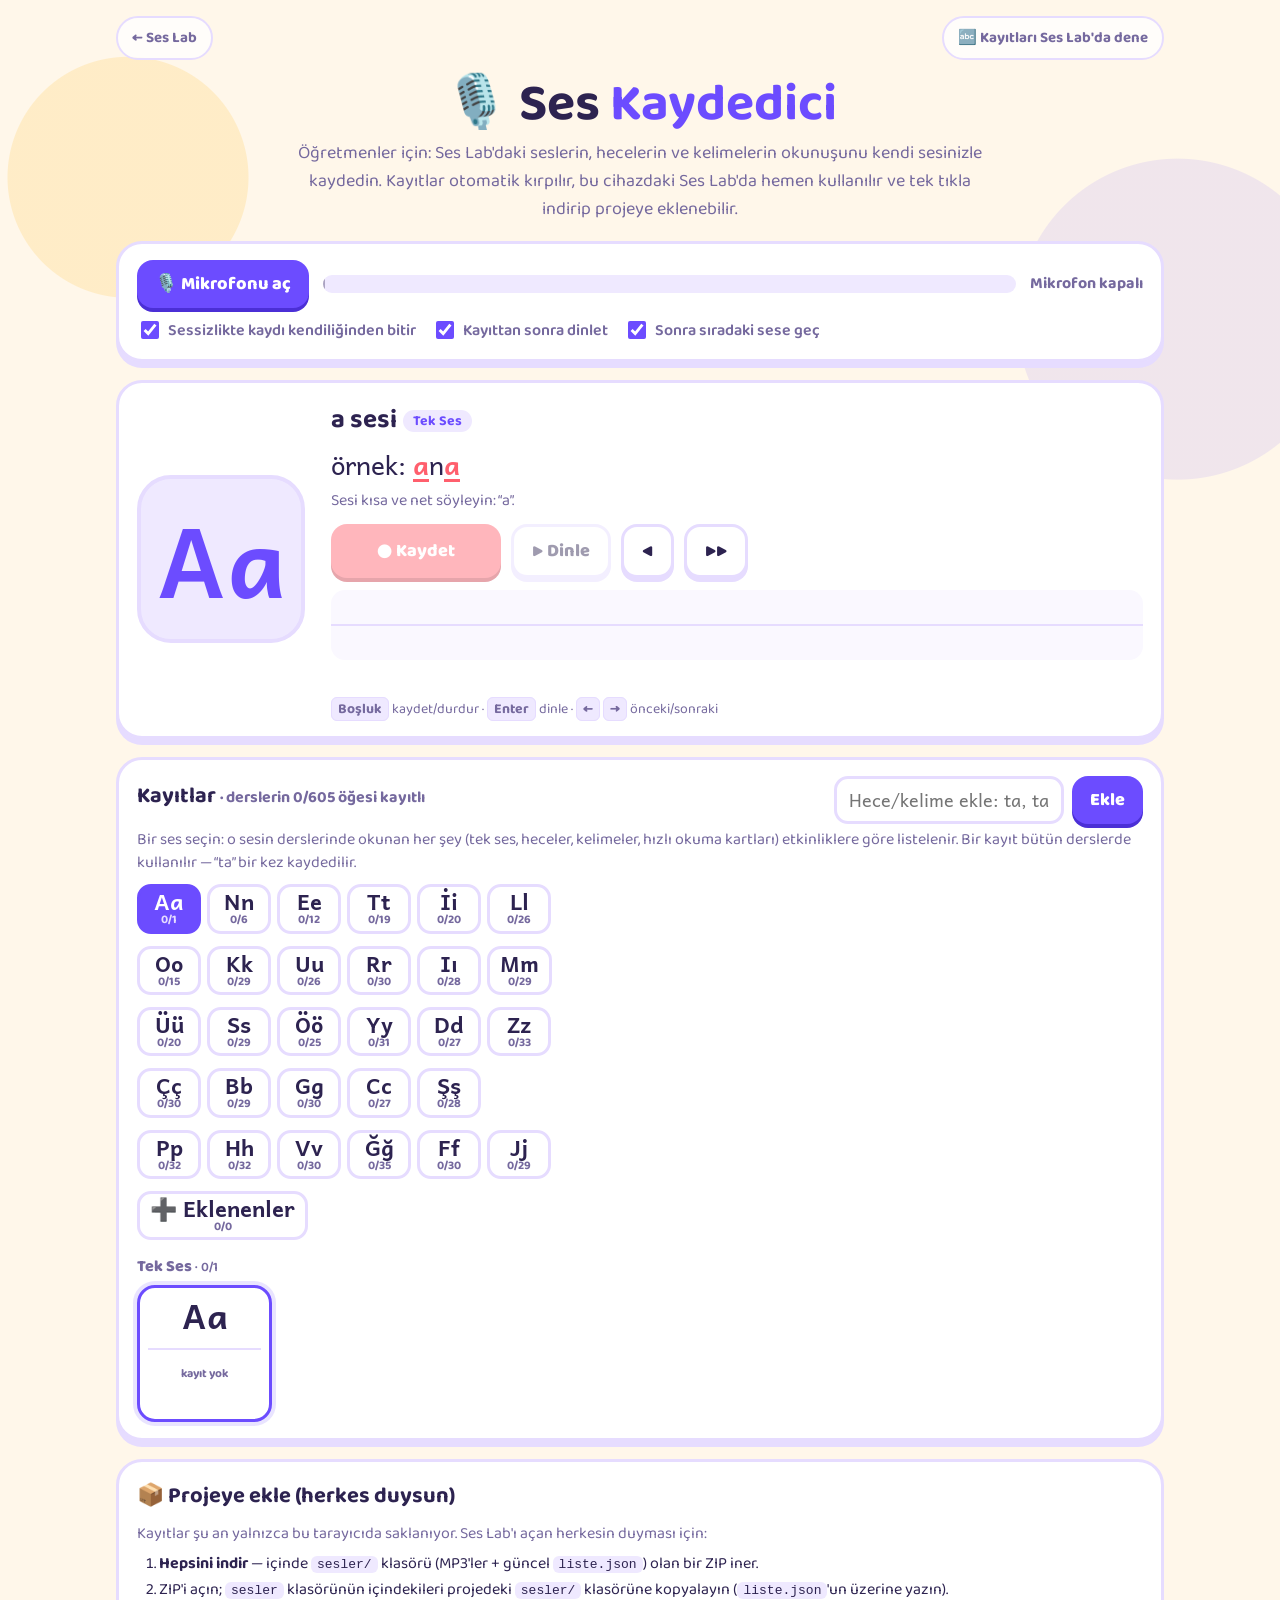
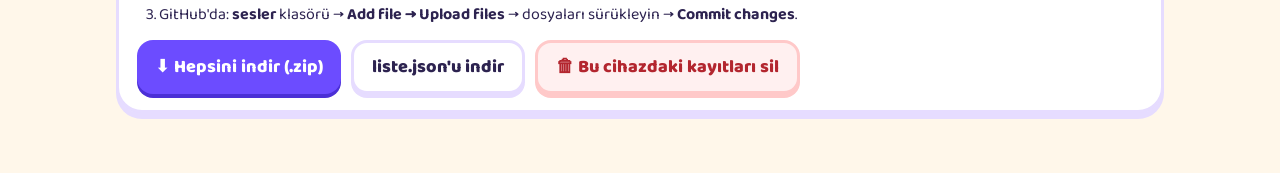
<file: ses-kaydedici.html>
<!DOCTYPE html>
<html lang="tr">

<head>
  <meta charset="UTF-8">
  <meta name="viewport" content="width=device-width, initial-scale=1.0, viewport-fit=cover">
  <title>🎙️ Ses Kaydedici — Ses Lab · GestureLearn</title>
  <meta name="description" content="Öğretmenler için: Ses Lab'daki seslerin okunuşunu kendi sesinizle kaydedin, kırpılmış MP3 olarak indirin.">
  <link rel="preconnect" href="https://fonts.googleapis.com">
  <link rel="preconnect" href="https://fonts.gstatic.com" crossorigin>
  <link href="https://fonts.googleapis.com/css2?family=Andika:wght@400;700&family=Baloo+2:wght@500;600;700;800&display=swap"
    rel="stylesheet">
  <style>
    :root {
      --bg: #fff7ea; --ink: #2d2350; --muted: #75699e; --line: #e6dcff; --card: #fff;
      --primary: #6c4cff; --primary-soft: #efe9ff; --sun: #ffc23c; --mint: #1fb5a0; --coral: #ff5f6d;
      --letter-font: 'Andika', 'Comic Sans MS', system-ui, sans-serif;
    }
    * { box-sizing: border-box; }
    body {
      margin: 0; font-family: 'Baloo 2', system-ui, sans-serif; color: var(--ink); -webkit-font-smoothing: antialiased;
      background:
        radial-gradient(circle at 10% 10%, rgba(255, 194, 60, .2) 0 120px, transparent 121px),
        radial-gradient(circle at 92% 18%, rgba(108, 76, 255, .1) 0 160px, transparent 161px), var(--bg);
    }
    button { font-family: inherit; color: inherit; cursor: pointer; }
    main { max-width: 1080px; margin: 0 auto; padding: 16px 16px 60px; }

    .top { display: flex; justify-content: space-between; align-items: center; gap: 10px; flex-wrap: wrap; }
    .pill-link {
      font-weight: 700; color: var(--muted); text-decoration: none; font-size: 15px; padding: 8px 14px;
      border-radius: 999px; background: rgba(255, 255, 255, .75); border: 2px solid var(--line);
    }
    .pill-link:hover { color: var(--primary); border-color: var(--primary); }
    h1 { font-size: clamp(32px, 5.5vw, 52px); margin: 18px 0 0; line-height: 1.05; text-align: center; }
    h1 span { color: var(--primary); }
    .lead { text-align: center; color: var(--muted); font-size: 18px; margin: 6px auto 0; max-width: 700px; }

    .card {
      background: var(--card); border: 3px solid var(--line); border-radius: 26px; box-shadow: 0 6px 0 var(--line);
      padding: 16px 18px; margin-top: 18px;
    }
    .card h2 { margin: 0 0 8px; font-size: 22px; }

    /* mikrofon paneli */
    .mic-row { display: flex; align-items: center; gap: 14px; flex-wrap: wrap; }
    .btn {
      border: 0; border-radius: 16px; padding: 10px 18px; font-size: 18px; font-weight: 800;
      background: var(--primary); color: #fff; box-shadow: 0 4px 0 #4b2fd6; transition: transform .1s;
    }
    .btn:active { transform: translateY(3px); box-shadow: 0 1px 0 #4b2fd6; }
    .btn.alt { background: var(--card); color: var(--ink); border: 3px solid var(--line); box-shadow: 0 4px 0 var(--line); }
    .btn.danger { background: #fff0f0; color: #b3262f; border: 3px solid #ffc9c9; box-shadow: 0 4px 0 #ffc9c9; }
    .btn:disabled { opacity: .45; cursor: not-allowed; }
    .meter { flex: 1 1 200px; height: 18px; border-radius: 999px; background: var(--primary-soft); overflow: hidden; position: relative; }
    .meter i { position: absolute; inset: 0 auto 0 0; width: 0; background: linear-gradient(90deg, var(--mint), var(--sun), var(--coral)); transition: width .06s; }
    .meter b { position: absolute; top: 0; bottom: 0; width: 2px; background: rgba(45, 35, 80, .35); left: 0; }
    .opts { display: flex; gap: 16px; flex-wrap: wrap; margin-top: 10px; color: var(--muted); font-weight: 600; }
    .opts label { display: inline-flex; gap: 6px; align-items: center; cursor: pointer; }
    .opts input { width: 18px; height: 18px; accent-color: var(--primary); }
    .mic-state { font-weight: 700; color: var(--muted); }
    .mic-state.ok { color: var(--mint); }
    .mic-state.err { color: #b3262f; }

    /* odak kartı */
    .focus { display: grid; grid-template-columns: auto 1fr; gap: 18px 26px; align-items: center; }
    .focus-letter {
      width: 168px; height: 168px; border-radius: 34px; background: var(--primary-soft); border: 4px solid var(--line);
      display: grid; place-items: center; font-family: var(--letter-font); font-weight: 700; font-size: 96px; line-height: 1;
      color: var(--primary); position: relative;
    }
    .focus-letter.rec { border-color: var(--coral); background: #fff0f0; animation: recPulse 1s ease-in-out infinite; }
    @keyframes recPulse { 50% { box-shadow: 0 0 0 10px rgba(255, 95, 109, .18); } }
    .focus-letter.small { font-size: 56px; }
    .focus-body h3 { margin: 0; font-size: 26px; }
    .example { font-family: var(--letter-font); font-size: 26px; margin: 2px 0 4px; }
    .example mark { background: none; color: var(--coral); font-weight: 700; text-decoration: underline 3px; text-underline-offset: 4px; }
    .tip { color: var(--muted); font-size: 16px; line-height: 1.45; margin: 0 0 12px; }
    .actions { display: flex; gap: 10px; flex-wrap: wrap; }
    .rec-btn { background: var(--coral); box-shadow: 0 4px 0 #c93947; min-width: 170px; }
    .rec-btn.on { background: var(--ink); box-shadow: 0 4px 0 #120c27; }
    .wave { width: 100%; height: 70px; display: block; margin-top: 12px; border-radius: 14px; background: #faf8ff; }
    .status { margin-top: 6px; font-weight: 700; min-height: 26px; }
    .status.ok { color: var(--mint); }
    .status.err { color: #b3262f; }
    .keys { margin-top: 6px; color: var(--muted); font-size: 14px; }
    kbd { background: var(--primary-soft); border: 1px solid var(--line); border-radius: 6px; padding: 0 6px; font-family: inherit; font-weight: 700; }

    /* liste */
    .list-head { display: flex; justify-content: space-between; align-items: center; gap: 10px; flex-wrap: wrap; }
    .list-head h2 small { color: var(--muted); font-size: 16px; }
    .add-form { display: flex; gap: 8px; }
    .add-form input {
      font-family: var(--letter-font); font-size: 18px; border: 3px solid var(--line); border-radius: 14px; padding: 6px 12px;
      width: 230px; color: var(--ink);
    }
    .add-form input:focus { outline: none; border-color: var(--primary); }
    .group-title { margin: 14px 0 6px; font-weight: 800; color: var(--muted); }
    .group-title small { font-weight: 600; }
    .tabs { display: flex; flex-wrap: wrap; gap: 6px; margin: 10px 0 4px; }
    .tabs .sep { width: 100%; height: 0; }
    .tab {
      border: 3px solid var(--line); background: #fff; border-radius: 14px; padding: 2px 10px 4px; min-width: 64px;
      display: flex; flex-direction: column; align-items: center; line-height: 1.1;
    }
    .tab b { font-family: var(--letter-font); font-size: 22px; }
    .tab small { font-size: 12px; font-weight: 700; color: var(--muted); }
    .tab.full { background: #f0fcf9; border-color: #a6e9dc; }
    .tab.full small { color: #0f7e6c; }
    .tab.active { border-color: var(--primary); background: var(--primary); color: #fff; }
    .tab.active small { color: #e6dcff; }
    .used-in { display: inline-block; font-size: 14px; font-weight: 700; color: var(--primary); background: var(--primary-soft); border-radius: 999px; padding: 0 10px; margin-left: 6px; vertical-align: middle; }
    .grid { display: grid; grid-template-columns: repeat(auto-fill, minmax(118px, 1fr)); gap: 10px; }
    .item {
      position: relative; border: 3px solid var(--line); border-radius: 18px; background: #fff; padding: 8px 8px 6px;
      text-align: center; cursor: pointer; transition: border-color .15s, transform .12s;
    }
    .item:hover { transform: translateY(-2px); }
    .item.current { border-color: var(--primary); box-shadow: 0 0 0 4px rgba(108, 76, 255, .15); }
    .item.done { background: #f0fcf9; border-color: #a6e9dc; }
    .item .t { font-family: var(--letter-font); font-weight: 700; font-size: 34px; line-height: 1.1; }
    .item canvas { width: 100%; height: 26px; display: block; margin: 2px 0; }
    .item .row { display: flex; justify-content: center; gap: 6px; min-height: 30px; }
    .item .mini { border: 0; background: var(--primary-soft); border-radius: 10px; width: 34px; height: 30px; font-size: 15px; }
    .item .badge { position: absolute; top: 6px; right: 8px; font-size: 16px; }
    .item .src { font-size: 12px; color: var(--muted); font-weight: 700; }

    .steps { margin: 6px 0 0; padding-left: 22px; line-height: 1.6; }
    .steps code { background: var(--primary-soft); border-radius: 6px; padding: 1px 6px; }
    .export-row { display: flex; gap: 10px; flex-wrap: wrap; margin-top: 12px; }

    #toast {
      position: fixed; left: 50%; bottom: 20px; transform: translateX(-50%) translateY(20px); opacity: 0; z-index: 50;
      background: var(--ink); color: #fff; padding: 10px 18px; border-radius: 999px; font-weight: 600; transition: .25s;
      pointer-events: none; max-width: calc(100% - 32px); text-align: center;
    }
    #toast.show { opacity: 1; transform: translateX(-50%); }

    @media (max-width: 640px) {
      .focus { grid-template-columns: 1fr; justify-items: center; text-align: center; }
      .focus-letter { width: 140px; height: 140px; font-size: 80px; }
      .actions { justify-content: center; }
      .add-form input { width: 160px; }
    }
  </style>
</head>

<body>
  <main>
    <div class="top">
      <a class="pill-link" href="ses-lab.html">← Ses Lab</a>
      <a class="pill-link" href="ses-lab.html" id="try-link">🔤 Kayıtları Ses Lab'da dene</a>
    </div>
    <h1>🎙️ Ses <span>Kaydedici</span></h1>
    <p class="lead">Öğretmenler için: Ses Lab'daki seslerin, hecelerin ve kelimelerin okunuşunu kendi sesinizle kaydedin. Kayıtlar otomatik kırpılır,
      bu cihazdaki Ses Lab'da hemen kullanılır ve tek tıkla indirip projeye eklenebilir.</p>

    <!-- MİKROFON -->
    <section class="card">
      <div class="mic-row">
        <button class="btn" id="mic-btn" type="button">🎙️ Mikrofonu aç</button>
        <div class="meter" aria-label="Ses seviyesi"><i id="meter-fill"></i><b id="meter-thr"></b></div>
        <span class="mic-state" id="mic-state">Mikrofon kapalı</span>
      </div>
      <div class="opts">
        <label><input type="checkbox" id="opt-autostop" checked> Sessizlikte kaydı kendiliğinden bitir</label>
        <label><input type="checkbox" id="opt-play" checked> Kayıttan sonra dinlet</label>
        <label><input type="checkbox" id="opt-next" checked> Sonra sıradaki sese geç</label>
      </div>
    </section>

    <!-- ODAK -->
    <section class="card focus" aria-live="polite">
      <div class="focus-letter" id="f-letter">Aa</div>
      <div class="focus-body">
        <h3 id="f-title">a sesi</h3>
        <div class="example" id="f-example"></div>
        <p class="tip" id="f-tip"></p>
        <div class="actions">
          <button class="btn rec-btn" id="rec-btn" type="button" disabled>● Kaydet</button>
          <button class="btn alt" id="play-btn" type="button" disabled>▶ Dinle</button>
          <button class="btn alt" id="prev-btn" type="button" aria-label="Önceki">◀</button>
          <button class="btn alt" id="next-btn" type="button" aria-label="Sonraki">▶▶</button>
        </div>
        <canvas class="wave" id="f-wave"></canvas>
        <div class="status" id="f-status"></div>
        <div class="keys"><kbd>Boşluk</kbd> kaydet/durdur · <kbd>Enter</kbd> dinle · <kbd>←</kbd> <kbd>→</kbd> önceki/sonraki</div>
      </div>
    </section>

    <!-- LİSTE -->
    <section class="card">
      <div class="list-head">
        <h2>Kayıtlar <small id="count"></small></h2>
        <form class="add-form" id="add-form" autocomplete="off">
          <input id="add-input" maxlength="16" placeholder="Hece/kelime ekle: ta, tane" aria-label="Hece ya da kelime ekle">
          <button class="btn" type="submit">Ekle</button>
        </form>
      </div>
      <p class="tip" style="margin:4px 0 0">Bir ses seçin: o sesin derslerinde okunan her şey (tek ses, heceler, kelimeler,
        hızlı okuma kartları) etkinliklere göre listelenir. Bir kayıt bütün derslerde kullanılır — “ta” bir kez kaydedilir.</p>
      <div class="tabs" id="tabs"></div>
      <div id="list"></div>
    </section>

    <!-- DIŞA AKTAR -->
    <section class="card">
      <h2>📦 Projeye ekle (herkes duysun)</h2>
      <p class="tip" style="margin:0">Kayıtlar şu an yalnızca bu tarayıcıda saklanıyor. Ses Lab'ı açan herkesin duyması için:</p>
      <ol class="steps">
        <li><b>Hepsini indir</b> — içinde <code>sesler/</code> klasörü (MP3'ler + güncel <code>liste.json</code>) olan bir ZIP iner.</li>
        <li>ZIP'i açın; <code>sesler</code> klasörünün içindekileri projedeki <code>sesler/</code> klasörüne kopyalayın
          (<code>liste.json</code>'un üzerine yazın).</li>
        <li>GitHub'da: <b>sesler</b> klasörü → <b>Add file → Upload files</b> → dosyaları sürükleyin → <b>Commit changes</b>.</li>
      </ol>
      <div class="export-row">
        <button class="btn" id="zip-btn" type="button">⬇ Hepsini indir (.zip)</button>
        <button class="btn alt" id="json-btn" type="button">liste.json'u indir</button>
        <button class="btn danger" id="clear-btn" type="button">🗑 Bu cihazdaki kayıtları sil</button>
      </div>
    </section>
  </main>
  <div id="toast"></div>

  <script src="ses-lab-data.js"></script>
  <script src="ses-kayit-db.js"></script>
  <script>
    'use strict';
    const { GROUPS, ORDER, WORDS, isVowel, lessonItems } = window.SesData;
    const $ = s => document.querySelector(s);
    const upper = ch => ch.toLocaleUpperCase('tr-TR');
    const lower = s => s.toLocaleLowerCase('tr-TR');
    const CONTINUANT = new Set(['m', 'n', 'l', 'r', 's', 'ş', 'z', 'f', 'v', 'y', 'j', 'ğ', 'h']);
    const OUT_RATE = 44100;
    const LIB = {
      lame: ['https://cdn.jsdelivr.net/npm/lamejs@1.2.1/lame.min.js', 'https://unpkg.com/lamejs@1.2.1/lame.min.js'],
      zip: ['https://cdnjs.cloudflare.com/ajax/libs/jszip/3.10.1/jszip.min.js', 'https://cdn.jsdelivr.net/npm/jszip@3.10.1/dist/jszip.min.js']
    };

    // ═══════════════════════ DURUM ═══════════════════════
    // Her sesin dersinde okunan öğeler (Ses Lab ile aynı, sabit içerik)
    const LESSON = new Map(ORDER.map(L => [L, lessonItems(L)]));          // ses → [{key, name, items}]
    const ALL_LESSON = new Set([...LESSON.values()].flatMap(gs => gs.flatMap(g => g.items)));
    const WORD_SET = new Set(WORDS);
    const S = {
      tab: ORDER[0],            // seçili ses ya da 'extra'
      items: [],                // seçili sekmedeki kaydedilecek metinler
      extra: [],                // öğretmenin elle eklediği hece/kelimeler
      takes: new Map(),         // text → {blob, url, duration, peaks}
      server: [],               // projedeki sesler/liste.json
      idx: 0
    };
    try { S.extra = JSON.parse(localStorage.getItem('gl-seskaydedici-extra') || '[]').filter(t => typeof t === 'string' && !ALL_LESSON.has(t)); } catch (e) { }
    function tabGroups(tab) {
      return tab === 'extra' ? [{ key: 'extra', name: 'Eklenen heceler / kelimeler', items: S.extra }] : LESSON.get(tab);
    }
    function setTab(tab) { S.tab = tab; S.items = tabGroups(tab).flatMap(g => g.items); }
    const tabTotal = tab => tabGroups(tab).flatMap(g => g.items);
    const tabDone = tab => tabTotal(tab).filter(t => S.takes.has(t)).length;
    setTab(ORDER[0]);

    // ═══════════════════════ YARDIMCILAR ═══════════════════════
    let toastT;
    function toast(msg, ms = 2600) {
      const t = $('#toast'); t.textContent = msg; t.classList.add('show');
      clearTimeout(toastT); toastT = setTimeout(() => t.classList.remove('show'), ms);
    }
    function loadScript(urls) {
      return urls.reduce((p, url) => p.catch(() => new Promise((res, rej) => {
        if (document.querySelector(`script[src="${url}"]`)) return res();
        const s = document.createElement('script'); s.src = url; s.crossOrigin = 'anonymous';
        s.onload = res; s.onerror = () => { s.remove(); rej(new Error(url)); };
        document.head.appendChild(s);
      })), Promise.reject());
    }
    const isLetter = t => ORDER.includes(t);
    function exampleWord(t) {
      if (!isLetter(t)) return null;
      return WORDS.find(w => w.startsWith(t) && w.length >= 3) || WORDS.find(w => w.includes(t) && w.length >= 3) || null;
    }
    function highlight(word, ch) {
      return [...word].map(c => c === ch ? `<mark>${c}</mark>` : c).join('');
    }
    function tipFor(t) {
      if (!isLetter(t)) return WORD_SET.has(t) && [...t].length > 2
        ? 'Kelimeyi doğal hızda, açık ve net okuyun.'
        : `Heceyi harf harf değil, sesleri birleştirerek tek seferde okuyun: “${t}”.`;
      if (isVowel(t)) return `Sesi kısa ve net söyleyin: “${t}”.`;
      if (t === 'ğ') return 'Yumuşak g kendi başına okunmaz; ses olarak önceki ünlüyü uzatan kısa bir “ğ” ya da öğretmeninizin kullandığı söyleyişi kaydedin.';
      const base = `Harfin adını değil, sesin kendisini söyleyin — “${t}e” ya da “${t}ı” değil, yalnız “${t}”.`;
      return CONTINUANT.has(t) ? `${base} Bu ses uzatılabilir: “${t}${t}${t}”.` : `${base} Kısa ve fısıltıya yakın, patlamalı bir ses.`;
    }

    // ═══════════════════════ SES İŞLEME ═══════════════════════
    function frameRms(x, sr) {
      const n = Math.max(1, Math.round(sr * 0.01)), out = [];
      for (let i = 0; i < x.length; i += n) {
        let s = 0; const e = Math.min(x.length, i + n);
        for (let j = i; j < e; j++) s += x[j] * x[j];
        out.push(Math.sqrt(s / (e - i)));
      }
      return { rms: out, hop: n };
    }
    /** Baştaki/sondaki sessizliği kırpar, sesi normalleştirir, kenarlara yumuşak geçiş ekler. */
    function processTake(x, sr) {
      const { rms, hop } = frameRms(x, sr);
      if (!rms.length) return null;
      const sorted = [...rms].sort((a, b) => a - b);
      const noise = sorted[Math.floor(sorted.length * 0.2)] || 0;
      const peakRms = sorted[sorted.length - 1];
      const thr = Math.max(0.01, noise * 3.5, peakRms * 0.08);
      let first = rms.findIndex(v => v > thr);
      let last = rms.length - 1 - [...rms].reverse().findIndex(v => v > thr);
      if (first < 0 || peakRms < 0.012) return null;
      const start = Math.max(0, first * hop - Math.round(sr * 0.06));
      const end = Math.min(x.length, (last + 1) * hop + Math.round(sr * 0.14));
      const y = x.slice(start, end);
      let peak = 0;
      for (const v of y) peak = Math.max(peak, Math.abs(v));
      const g = peak > 0 ? Math.min(0.89 / peak, 12) : 1;
      const fade = Math.round(sr * 0.012);
      for (let i = 0; i < y.length; i++) {
        let k = g;
        if (i < fade) k *= i / fade;
        if (i > y.length - fade) k *= (y.length - i) / fade;
        y[i] = Math.max(-1, Math.min(1, y[i] * k));
      }
      return y;
    }
    async function resample(x, sr, to) {
      if (sr === to) return x;
      const Off = window.OfflineAudioContext || window.webkitOfflineAudioContext;
      if (!Off) return x;
      const len = Math.ceil(x.length * to / sr);
      const ctx = new Off(1, len, to);
      const buf = ctx.createBuffer(1, x.length, sr);
      buf.getChannelData(0).set(x);
      const src = ctx.createBufferSource(); src.buffer = buf; src.connect(ctx.destination); src.start();
      const out = await ctx.startRendering();
      return out.getChannelData(0).slice();
    }
    async function encodeMp3(x, sr) {
      await loadScript(LIB.lame);
      const enc = new lamejs.Mp3Encoder(1, sr, 128);
      const i16 = new Int16Array(x.length);
      for (let i = 0; i < x.length; i++) i16[i] = Math.max(-32768, Math.min(32767, Math.round(x[i] * 32767)));
      const parts = [];
      for (let i = 0; i < i16.length; i += 1152) {
        const b = enc.encodeBuffer(i16.subarray(i, i + 1152));
        if (b.length) parts.push(new Uint8Array(b));
      }
      const f = enc.flush(); if (f.length) parts.push(new Uint8Array(f));
      return new Blob(parts, { type: 'audio/mpeg' });
    }
    function peaksOf(x, n = 120) {
      const out = [], step = Math.max(1, Math.floor(x.length / n));
      for (let i = 0; i < n; i++) {
        let m = 0;
        for (let j = i * step; j < Math.min(x.length, (i + 1) * step); j++) m = Math.max(m, Math.abs(x[j]));
        out.push(+m.toFixed(3));
      }
      return out;
    }
    function drawWave(canvas, peaks, color = '#6c4cff') {
      const dpr = window.devicePixelRatio || 1;
      const w = canvas.clientWidth || 300, h = canvas.clientHeight || 60;
      canvas.width = w * dpr; canvas.height = h * dpr;
      const c = canvas.getContext && canvas.getContext('2d'); if (!c) return;
      c.scale(dpr, dpr); c.clearRect(0, 0, w, h);
      if (!peaks || !peaks.length) {
        c.strokeStyle = '#e6dcff'; c.lineWidth = 2; c.beginPath(); c.moveTo(0, h / 2); c.lineTo(w, h / 2); c.stroke(); return;
      }
      c.fillStyle = color;
      const bw = w / peaks.length;
      peaks.forEach((p, i) => { const bh = Math.max(2, p * (h - 6)); c.fillRect(i * bw + bw * .15, (h - bh) / 2, bw * .7, bh); });
    }

    // ═══════════════════════ MİKROFON / KAYIT ═══════════════════════
    const Rec = {
      ctx: null, stream: null, proc: null, rate: 48000,
      on: false, recording: false, chunks: [], pre: [], noise: 0.004, level: 0,
      speech: false, silentMs: 0, elapsedMs: 0,
      async open() {
        if (!navigator.mediaDevices || !navigator.mediaDevices.getUserMedia) throw new Error('Bu tarayıcı mikrofon kaydını desteklemiyor.');
        this.stream = await navigator.mediaDevices.getUserMedia({
          audio: { channelCount: 1, echoCancellation: false, noiseSuppression: false, autoGainControl: false }
        });
        this.ctx = new (window.AudioContext || window.webkitAudioContext)();
        if (this.ctx.state === 'suspended') await this.ctx.resume();
        this.rate = this.ctx.sampleRate;
        const src = this.ctx.createMediaStreamSource(this.stream);
        this.proc = this.ctx.createScriptProcessor(2048, 1, 1);
        this.proc.onaudioprocess = e => {
          e.outputBuffer.getChannelData(0).fill(0);
          this.onBuffer(e.inputBuffer.getChannelData(0));
        };
        src.connect(this.proc); this.proc.connect(this.ctx.destination);
        this.on = true;
      },
      threshold() { return Math.max(0.02, this.noise * 4); },
      onBuffer(buf) {
        let s = 0; for (let i = 0; i < buf.length; i++) s += buf[i] * buf[i];
        const rms = Math.sqrt(s / buf.length);
        this.level = Math.max(rms, this.level * 0.85);
        const ms = buf.length / this.rate * 1000;
        if (!this.recording) {
          // gürültü tabanını sessizken öğren
          if (rms < this.threshold()) this.noise = this.noise * 0.95 + rms * 0.05;
          this.pre.push(new Float32Array(buf)); if (this.pre.length > 6) this.pre.shift();
          return;
        }
        this.chunks.push(new Float32Array(buf));
        this.elapsedMs += ms;
        if (rms > this.threshold()) { this.speech = true; this.silentMs = 0; }
        else if (this.speech) this.silentMs += ms;
        const auto = $('#opt-autostop').checked;
        if ((auto && this.speech && this.silentMs > 700) || this.elapsedMs > 6000 || (auto && !this.speech && this.elapsedMs > 4500)) {
          stopRecording();
        }
      },
      start() {
        this.chunks = [...this.pre]; this.pre = [];
        this.speech = false; this.silentMs = 0; this.elapsedMs = 0;
        this.recording = true;
      },
      stop() {
        this.recording = false;
        const n = this.chunks.reduce((a, c) => a + c.length, 0), x = new Float32Array(n);
        let o = 0; this.chunks.forEach(c => { x.set(c, o); o += c.length; });
        this.chunks = [];
        return x;
      }
    };

    function meterLoop() {
      $('#meter-fill').style.width = Math.min(100, Rec.level * 400) + '%';
      $('#meter-thr').style.left = Math.min(100, Rec.threshold() * 400) + '%';
      requestAnimationFrame(meterLoop);
    }

    $('#mic-btn').addEventListener('click', async () => {
      if (Rec.on) return;
      const st = $('#mic-state');
      try {
        st.textContent = 'İzin bekleniyor…'; st.className = 'mic-state';
        await Rec.open();
        st.textContent = '● Mikrofon hazır'; st.className = 'mic-state ok';
        $('#mic-btn').textContent = '🎙️ Mikrofon açık'; $('#mic-btn').disabled = true;
        $('#rec-btn').disabled = false;
        meterLoop();
        loadScript(LIB.lame).catch(() => toast('MP3 kodlayıcı yüklenemedi; internet bağlantısını kontrol edin.'));
      } catch (e) {
        st.textContent = 'Mikrofon açılamadı: ' + (e.name === 'NotAllowedError' ? 'izin verilmedi' : e.message);
        st.className = 'mic-state err';
      }
    });

    function setStatus(msg, cls = '') { const s = $('#f-status'); s.textContent = msg; s.className = 'status ' + cls; }

    function startRecording() {
      if (!Rec.on || Rec.recording) return;
      stopPlayback();
      Rec.start();
      $('#rec-btn').textContent = '■ Durdur'; $('#rec-btn').classList.add('on');
      $('#f-letter').classList.add('rec');
      setStatus('Kayıt yapılıyor… şimdi söyleyin 🔴');
    }
    let processing = false;
    async function stopRecording() {
      if (!Rec.recording) return;
      const raw = Rec.stop();
      $('#rec-btn').textContent = '● Kaydet'; $('#rec-btn').classList.remove('on');
      $('#f-letter').classList.remove('rec');
      const text = S.items[S.idx];
      processing = true;
      setStatus('İşleniyor…');
      try {
        const trimmed = processTake(raw, Rec.rate);
        if (!trimmed) { setStatus('Ses algılanmadı — mikrofona biraz daha yakın ve yüksek sesle tekrar deneyin.', 'err'); return; }
        const y = await resample(trimmed, Rec.rate, OUT_RATE);
        const rate = y === trimmed ? Rec.rate : OUT_RATE;
        const blob = await encodeMp3(y, [32000, 44100, 48000].includes(rate) ? rate : OUT_RATE);
        const rec = { text, blob, duration: +(y.length / rate).toFixed(3), peaks: peaksOf(y), created: Date.now() };
        await SesKayit.put(rec).catch(() => toast('Tarayıcı kaydı saklayamadı (gizli pencere olabilir). İndirmeyi unutmayın.'));
        setTake(rec);
        renderList(); renderFocus();
        const okMsg = `✓ “${text}” kaydedildi (${rec.duration.toFixed(2)} sn)`;
        setStatus(okMsg, 'ok');
        if ($('#opt-play').checked) await play(text);
        if ($('#opt-next').checked) goNextUnrecorded(okMsg);
      } catch (e) {
        console.error(e);
        setStatus('Kayıt işlenemedi: ' + e.message, 'err');
      } finally { processing = false; }
    }

    function setTake(rec) {
      const old = S.takes.get(rec.text);
      if (old && old.url) URL.revokeObjectURL(old.url);
      S.takes.set(rec.text, Object.assign({}, rec, { url: URL.createObjectURL(rec.blob) }));
    }

    let audio = null;
    function stopPlayback() { if (audio) { audio.pause(); audio = null; } }
    function play(text) {
      const t = S.takes.get(text);
      if (!t) return Promise.resolve();
      stopPlayback();
      return new Promise(res => {
        audio = new Audio(t.url);
        audio.onended = res; audio.onerror = res;
        audio.play().catch(res);
      });
    }

    // ═══════════════════════ ARAYÜZ ═══════════════════════
    function select(i) {
      if (Rec.recording) return;
      S.idx = (i + S.items.length) % S.items.length;
      renderFocus(); renderList();
      setStatus(S.takes.has(S.items[S.idx]) ? 'Bu ses kayıtlı. Yeniden kaydederseniz eskisinin yerine geçer.' : '');
      const el = document.querySelector(`.item[data-i="${S.idx}"]`);
      if (el && el.scrollIntoView) el.scrollIntoView({ block: 'nearest', behavior: 'smooth' });
    }

    /** Sıradaki kaydedilmemiş öğe: önce bu sekmede, bitince sıradaki seste. */
    function goNextUnrecorded(okMsg) {
      const n = S.items.length;
      for (let k = 1; k <= n; k++) {
        const i = (S.idx + k) % n;
        if (!S.takes.has(S.items[i])) { select(i); setStatus(okMsg + ' — sıradaki hazır.', 'ok'); return; }
      }
      const order = [...ORDER, 'extra'];
      const start = order.indexOf(S.tab);
      for (let k = 1; k < order.length; k++) {
        const tab = order[(start + k) % order.length];
        const items = tabTotal(tab);
        const j = items.findIndex(t => !S.takes.has(t));
        if (j >= 0) {
          const doneName = S.tab === 'extra' ? 'Eklenenler' : upper(S.tab) + S.tab;
          setTab(tab); select(j);
          setStatus(okMsg, 'ok');
          toast(`✅ ${doneName} tamam! Sıradaki: ${tab === 'extra' ? 'Eklenenler' : upper(tab) + tab}`, 3500);
          return;
        }
      }
      renderList();
      toast('🎉 Bütün derslerin kayıtları tamam! Şimdi “Hepsini indir”.', 5000);
    }

    function usedIn(t) {
      const g = tabGroups(S.tab).find(g => g.items.includes(t));
      return g ? g.name : '';
    }

    function renderFocus() {
      const t = S.items[S.idx];
      if (t === undefined) {
        $('#f-letter').textContent = '—'; $('#f-title').textContent = 'Bu listede öğe yok';
        $('#f-example').innerHTML = ''; $('#f-tip').textContent = 'Yukarıdaki kutudan hece veya kelime ekleyin.';
        $('#play-btn').disabled = true; drawWave($('#f-wave'), null); return;
      }
      const L = $('#f-letter');
      L.textContent = isLetter(t) ? upper(t) + t : t;
      L.classList.toggle('small', !isLetter(t) || [...t].length > 2);
      const kind = isLetter(t) ? `${t} sesi` : (WORD_SET.has(t) && [...t].length > 2 ? `“${t}” kelimesi` : `“${t}” hecesi`);
      const used = usedIn(t);
      $('#f-title').innerHTML = '';
      $('#f-title').append(kind);
      if (used) { const u = document.createElement('span'); u.className = 'used-in'; u.textContent = used; $('#f-title').append(u); }
      const ex = exampleWord(t);
      $('#f-example').innerHTML = ex ? `örnek: ${highlight(ex, t)}` : '';
      $('#f-tip').textContent = tipFor(t);
      const take = S.takes.get(t);
      $('#play-btn').disabled = !take;
      drawWave($('#f-wave'), take && take.peaks, '#6c4cff');
    }

    function itemCard(t, i) {
      const take = S.takes.get(t);
      const onServer = S.server.includes(t);
      const d = document.createElement('div');
      d.className = 'item' + (i === S.idx ? ' current' : '') + (take ? ' done' : '');
      d.dataset.i = i;
      d.innerHTML = `
        <span class="badge">${take ? '✅' : onServer ? '☁️' : ''}</span>
        <div class="t">${isLetter(t) ? upper(t) + t : t}</div>
        <canvas></canvas>
        <div class="src">${take ? take.duration.toFixed(2) + ' sn' : onServer ? 'projede var' : 'kayıt yok'}</div>
        <div class="row"></div>`;
      const row = d.querySelector('.row');
      if (take) {
        const p = document.createElement('button'); p.type = 'button'; p.className = 'mini'; p.textContent = '▶'; p.title = 'Dinle';
        p.addEventListener('click', e => { e.stopPropagation(); play(t); });
        const del = document.createElement('button'); del.type = 'button'; del.className = 'mini'; del.textContent = '🗑'; del.title = 'Kaydı sil';
        del.addEventListener('click', async e => {
          e.stopPropagation();
          await SesKayit.del(t).catch(() => { });
          const old = S.takes.get(t); if (old) URL.revokeObjectURL(old.url);
          S.takes.delete(t); renderList(); renderFocus();
        });
        row.append(p, del);
      }
      if (S.tab === 'extra') {
        const rm = document.createElement('button'); rm.type = 'button'; rm.className = 'mini'; rm.textContent = '✕'; rm.title = 'Listeden çıkar';
        rm.addEventListener('click', e => {
          e.stopPropagation();
          S.extra = S.extra.filter(x => x !== t); saveExtra();
          setTab('extra');
          if (S.idx >= S.items.length) S.idx = 0;
          renderList(); renderFocus();
        });
        row.append(rm);
      }
      d.addEventListener('click', () => select(i));
      requestAnimationFrame(() => drawWave(d.querySelector('canvas'), take && take.peaks, '#1fb5a0'));
      return d;
    }

    function renderTabs() {
      $('#try-link').href = S.tab === 'extra' ? 'ses-lab.html' : 'ses-lab.html?ses=' + encodeURIComponent(S.tab);
      const tabs = $('#tabs');
      tabs.innerHTML = '';
      const mk = (tab, label) => {
        const total = tabTotal(tab).length, done = tabDone(tab);
        const b = document.createElement('button');
        b.type = 'button';
        b.className = 'tab' + (tab === S.tab ? ' active' : '') + (total && done === total ? ' full' : '');
        b.innerHTML = `<b>${label}</b><small>${done}/${total}</small>`;
        b.setAttribute('aria-label', `${label}: ${done}/${total} kayıtlı`);
        b.addEventListener('click', () => {
          if (Rec.recording) return;
          setTab(tab);
          const j = S.items.findIndex(t => !S.takes.has(t));
          select(j >= 0 ? j : 0);
        });
        tabs.appendChild(b);
      };
      GROUPS.forEach((g, gi) => {
        if (gi) { const sp = document.createElement('span'); sp.className = 'sep'; tabs.appendChild(sp); }
        g.forEach(L => mk(L, upper(L) + L));
      });
      const sp = document.createElement('span'); sp.className = 'sep'; tabs.appendChild(sp);
      mk('extra', '➕ Eklenenler');
    }

    function renderList() {
      renderTabs();
      const list = $('#list');
      list.innerHTML = '';
      let i = 0;
      tabGroups(S.tab).forEach(g => {
        const h = document.createElement('div'); h.className = 'group-title';
        const d = g.items.filter(t => S.takes.has(t)).length;
        h.innerHTML = `${g.name} <small>· ${d}/${g.items.length}</small>`;
        const grid = document.createElement('div'); grid.className = 'grid';
        g.items.forEach(t => grid.appendChild(itemCard(t, i++)));
        list.append(h, grid);
      });
      if (S.tab === 'extra' && !S.extra.length) {
        const p = document.createElement('p'); p.className = 'tip';
        p.textContent = 'Henüz eklenen yok. Derslerde olmayan bir hece/kelime kaydetmek için yukarıdaki kutuyu kullanın.';
        list.appendChild(p);
      }
      const done = [...ALL_LESSON].filter(t => S.takes.has(t)).length;
      $('#count').textContent = `· derslerin ${done}/${ALL_LESSON.size} öğesi kayıtlı`;
    }

    function saveExtra() { try { localStorage.setItem('gl-seskaydedici-extra', JSON.stringify(S.extra)); } catch (e) { } }

    $('#add-form').addEventListener('submit', e => {
      e.preventDefault();
      const v = lower($('#add-input').value.trim()).replace(/\s+/g, '');
      if (!v) return;
      if (!/^[abcçdefgğhıijklmnoöprsştuüvyz]+$/.test(v)) { toast('Yalnızca Türkçe harfler kullanın (boşluk, rakam yok).'); return; }
      $('#add-input').value = '';
      if (ALL_LESSON.has(v) || ORDER.includes(v)) {
        // derslerde zaten var: o öğenin bulunduğu sese git
        const L = ORDER.find(L => tabTotal(L).includes(v));
        setTab(L); select(S.items.indexOf(v));
        toast(`“${v}” zaten ${upper(L)}${L} dersinde var.`);
        return;
      }
      if (!S.extra.includes(v)) { S.extra.push(v); saveExtra(); }
      setTab('extra');
      select(S.items.indexOf(v));
    });

    $('#rec-btn').addEventListener('click', () => Rec.recording ? stopRecording() : startRecording());
    $('#play-btn').addEventListener('click', () => play(S.items[S.idx]));
    $('#prev-btn').addEventListener('click', () => select(S.idx - 1));
    $('#next-btn').addEventListener('click', () => select(S.idx + 1));
    document.addEventListener('keydown', e => {
      if (e.target.matches('input, textarea')) return;
      if (e.code === 'Space') { e.preventDefault(); if (!Rec.on || processing) return; Rec.recording ? stopRecording() : startRecording(); }
      else if (e.key === 'Enter') { e.preventDefault(); play(S.items[S.idx]); }
      else if (e.key === 'ArrowRight') select(S.idx + 1);
      else if (e.key === 'ArrowLeft') select(S.idx - 1);
    });

    // ═══════════════════════ DIŞA AKTAR ═══════════════════════
    function manifest() {
      const names = new Set([...S.server, ...S.takes.keys()]);
      const order = t => { const i = ORDER.indexOf(t); return i >= 0 ? i : 1000; };
      return [...names].sort((a, b) => order(a) - order(b) || a.localeCompare(b, 'tr'));
    }
    function download(blob, name) {
      const a = document.createElement('a');
      a.href = URL.createObjectURL(blob); a.download = name;
      document.body.appendChild(a); a.click(); a.remove();
      setTimeout(() => URL.revokeObjectURL(a.href), 4000);
    }
    $('#json-btn').addEventListener('click', () => {
      download(new Blob([JSON.stringify(manifest(), null, 2) + '\n'], { type: 'application/json' }), 'liste.json');
    });
    $('#zip-btn').addEventListener('click', async () => {
      if (!S.takes.size) { toast('Henüz kayıt yok.'); return; }
      try {
        await loadScript(LIB.zip);
        const zip = new JSZip();
        const dir = zip.folder('sesler');
        S.takes.forEach((t, text) => dir.file(text + '.mp3', t.blob));
        dir.file('liste.json', JSON.stringify(manifest(), null, 2) + '\n');
        const blob = await zip.generateAsync({ type: 'blob' });
        download(blob, 'ses-lab-kayitlari.zip');
        toast(`📦 ${S.takes.size} kayıt indirildi.`);
      } catch (e) {
        toast('ZIP oluşturulamadı: ' + e.message);
      }
    });
    $('#clear-btn').addEventListener('click', async () => {
      if (!S.takes.size) return;
      if (!confirm('Bu cihazdaki tüm kayıtlar silinsin mi? (İndirdiyseniz dosyalarınız etkilenmez.)')) return;
      await SesKayit.clear().catch(() => { });
      S.takes.forEach(t => URL.revokeObjectURL(t.url));
      S.takes.clear(); renderList(); renderFocus(); setStatus('');
    });

    // ═══════════════════════ BAŞLAT ═══════════════════════
    (async function init() {
      renderList(); renderFocus();
      try {
        const recs = await SesKayit.getAll();
        recs.forEach(r => {
          if (r && r.text && r.blob) {
            setTake(r);
            if (!ALL_LESSON.has(r.text) && !S.extra.includes(r.text)) S.extra.push(r.text);
          }
        });
        saveExtra();
      } catch (e) { toast('Tarayıcı depolaması kullanılamıyor; kayıtları indirmeyi unutmayın.'); }
      if (location.protocol !== 'file:') {
        try {
          const r = await fetch('sesler/liste.json', { cache: 'no-store' });
          if (r.ok) {
            const list = await r.json();
            if (Array.isArray(list)) S.server = list.map(n => String(n).replace(/\.(mp3|wav|ogg|m4a|webm)$/i, ''));
          }
        } catch (e) { }
      }
      // ?ses=t ile o sesin sekmesini aç; yoksa kaydı eksik ilk ses
      const q = lower(new URLSearchParams(location.search).get('ses') || '');
      const startTab = ORDER.includes(q) ? q : (ORDER.find(L => tabDone(L) < tabTotal(L).length) || ORDER[0]);
      setTab(startTab);
      const first = S.items.findIndex(t => !S.takes.has(t));
      S.idx = first >= 0 ? first : 0;
      renderList(); renderFocus();
    })();
  </script>
</body>

</html>
</file>
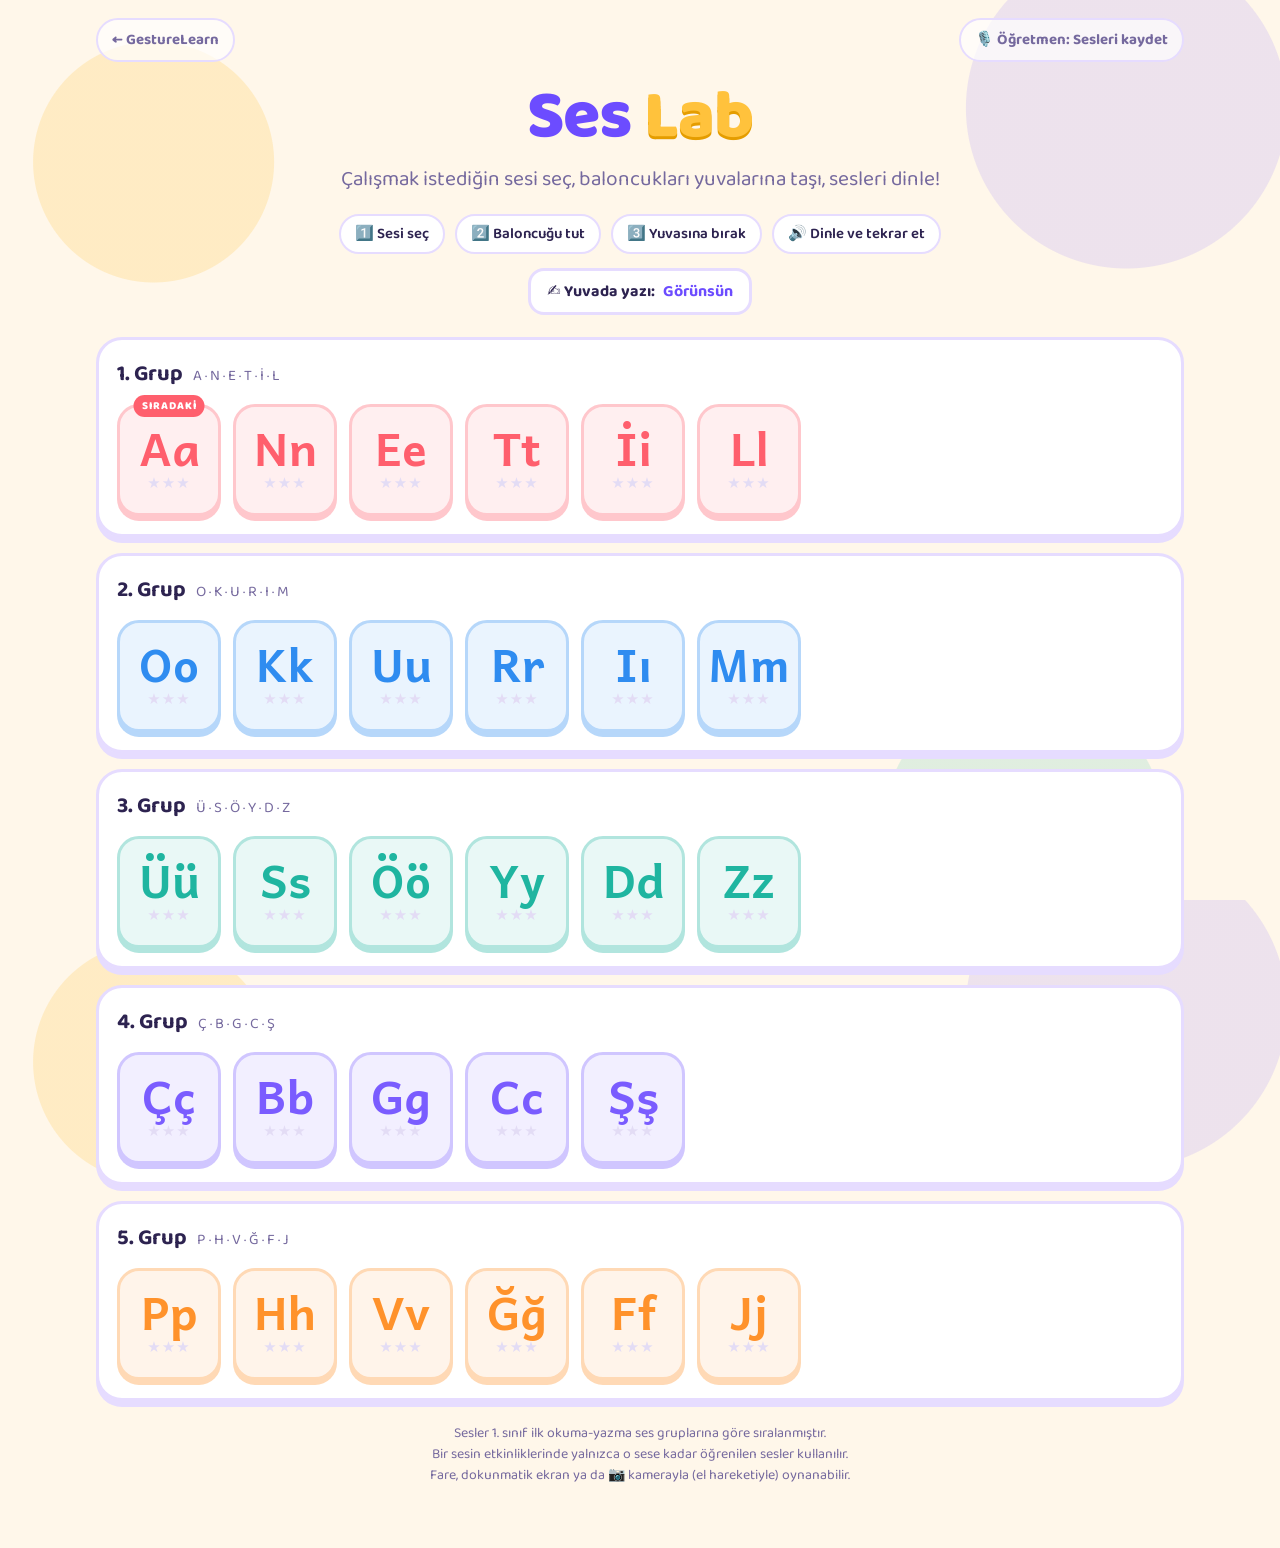
<file: ses-lab.html>
<!DOCTYPE html>
<html lang="tr">

<head>
  <meta charset="UTF-8">
  <meta name="viewport" content="width=device-width, initial-scale=1.0, viewport-fit=cover">
  <title>🔤 Ses Lab — 1. Sınıf Ses ve Harf Öğrenme · GestureLearn</title>
  <meta name="description"
    content="1. sınıf öğrencileri için ses temelli okuma: sesi seç, baloncukları yuvalarına sürükle, sesleri ve heceleri dinle.">
  <link rel="preconnect" href="https://fonts.googleapis.com">
  <link rel="preconnect" href="https://fonts.gstatic.com" crossorigin>
  <!-- Andika: okuma-yazma öğretimi için tasarlanmış, tek katlı "a" harfli yazı tipi -->
  <link href="https://fonts.googleapis.com/css2?family=Andika:wght@400;700&family=Baloo+2:wght@500;600;700;800&display=swap"
    rel="stylesheet">
  <style>
    :root {
      --bg: #fff7ea;
      --bg-2: #ffeccc;
      --ink: #2d2350;
      --muted: #75699e;
      --line: #e6dcff;
      --card: #ffffff;
      --primary: #6c4cff;
      --primary-soft: #efe9ff;
      --sun: #ffc23c;
      --mint: #22b8a0;
      --coral: #ff5f6d;
      --fs: 48px;
      --letter-font: 'Andika', 'Comic Sans MS', system-ui, sans-serif;
      --ui-font: 'Baloo 2', system-ui, sans-serif;
    }

    * { box-sizing: border-box; }

    html, body { margin: 0; height: 100%; }

    body {
      font-family: var(--ui-font);
      color: var(--ink);
      background:
        radial-gradient(circle at 12% 18%, rgba(255, 194, 60, .22) 0 120px, transparent 121px),
        radial-gradient(circle at 88% 12%, rgba(108, 76, 255, .12) 0 160px, transparent 161px),
        radial-gradient(circle at 80% 92%, rgba(34, 184, 160, .14) 0 140px, transparent 141px),
        var(--bg);
      -webkit-font-smoothing: antialiased;
      overflow-x: hidden;
    }

    button { font-family: inherit; color: inherit; }

    .screen { display: none; }
    .screen.active { display: block; }

    /* ══════════════════════════ HOME ══════════════════════════ */
    #home { max-width: 1120px; margin: 0 auto; padding: 18px 16px 48px; }

    .home-top {
      display: flex; align-items: center; justify-content: space-between; gap: 12px; flex-wrap: wrap;
    }

    .brand-link {
      font-weight: 700; color: var(--muted); text-decoration: none; font-size: 15px;
      padding: 8px 14px; border-radius: 999px; background: rgba(255, 255, 255, .7); border: 2px solid var(--line);
    }
    .brand-link:hover { color: var(--primary); border-color: var(--primary); }

    .hero { text-align: center; margin: 22px auto 10px; max-width: 760px; }
    .hero h1 {
      font-size: clamp(40px, 7vw, 68px); line-height: 1; margin: 0; font-weight: 800; letter-spacing: -1px;
    }
    .hero h1 .ses { color: var(--primary); }
    .hero h1 .lab { color: var(--sun); text-shadow: 0 3px 0 #e59d00; }
    .hero p { font-size: clamp(17px, 2.4vw, 21px); color: var(--muted); margin: 10px 0 0; }

    .how {
      display: flex; justify-content: center; gap: 10px; flex-wrap: wrap; margin: 18px 0 8px;
    }
    .how span {
      background: var(--card); border: 2px solid var(--line); border-radius: 999px; padding: 6px 14px;
      font-weight: 600; font-size: 15px;
    }

    .settings {
      display: flex; justify-content: center; gap: 10px; flex-wrap: wrap; margin: 14px 0 6px;
    }
    .chip-toggle {
      border: 3px solid var(--line); background: var(--card); border-radius: 16px; padding: 8px 16px;
      font-size: 16px; font-weight: 700; cursor: pointer; display: inline-flex; align-items: center; gap: 8px;
      transition: transform .15s, border-color .15s;
    }
    .chip-toggle:hover { transform: translateY(-2px); border-color: var(--primary); }
    .chip-toggle b { color: var(--primary); }

    .notice {
      max-width: 680px; margin: 10px auto 0; background: #fff3f0; border: 2px solid #ffc9c2; color: #9a2b2b;
      border-radius: 16px; padding: 10px 14px; font-size: 15px; text-align: center;
    }

    #groups { display: grid; gap: 16px; margin-top: 22px; }

    .group-card {
      background: var(--card); border-radius: 26px; padding: 16px 18px 18px;
      border: 3px solid var(--line); box-shadow: 0 6px 0 var(--line);
    }
    .group-head { display: flex; align-items: baseline; gap: 10px; margin: 0 0 12px; }
    .group-head h2 { margin: 0; font-size: 22px; }
    .group-head small { color: var(--muted); font-size: 15px; }
    .tiles { display: flex; flex-wrap: wrap; gap: 12px; }

    .tile {
      --c: var(--primary);
      position: relative; width: 104px; height: 112px; border-radius: 22px; cursor: pointer;
      border: 3px solid color-mix(in srgb, var(--c) 35%, white); background: color-mix(in srgb, var(--c) 10%, white);
      display: flex; flex-direction: column; align-items: center; justify-content: center; gap: 2px;
      box-shadow: 0 5px 0 color-mix(in srgb, var(--c) 35%, white);
      transition: transform .15s, box-shadow .15s;
    }
    .tile:hover { transform: translateY(-3px); }
    .tile:active { transform: translateY(3px); box-shadow: 0 2px 0 color-mix(in srgb, var(--c) 35%, white); }
    .tile .tl { font-family: var(--letter-font); font-weight: 700; font-size: 46px; line-height: 1; color: var(--c); }
    .tile .ts { font-size: 15px; letter-spacing: 1px; color: #ffb400; min-height: 18px; }
    .tile .ts .off { color: #e3dcf5; }
    .tile.next::after {
      content: 'SIRADAKİ'; position: absolute; top: -12px; left: 50%; transform: translateX(-50%);
      background: var(--coral); color: #fff; font-size: 11px; font-weight: 800; letter-spacing: 1px;
      padding: 2px 8px; border-radius: 999px; white-space: nowrap;
    }
    .tile.next { animation: tileGlow 1.8s ease-in-out infinite; }
    @keyframes tileGlow { 50% { box-shadow: 0 5px 0 color-mix(in srgb, var(--c) 35%, white), 0 0 0 6px rgba(255, 95, 109, .18); } }

    .footnote { text-align: center; color: var(--muted); font-size: 14px; margin-top: 22px; line-height: 1.5; }

    /* ══════════════════════════ PLAY ══════════════════════════ */
    #play.active { display: flex; flex-direction: column; height: 100vh; height: 100dvh; }

    .topbar {
      display: flex; align-items: center; gap: 10px; padding: 10px 12px; flex: 0 0 auto;
    }
    .icon-btn {
      width: 52px; height: 52px; border-radius: 16px; border: 3px solid var(--line); background: var(--card);
      font-size: 24px; cursor: pointer; display: grid; place-items: center; flex: 0 0 auto;
      box-shadow: 0 4px 0 var(--line); transition: transform .12s;
    }
    .icon-btn:active { transform: translateY(3px); box-shadow: 0 1px 0 var(--line); }
    .icon-btn.on { border-color: var(--mint); background: #e4fbf6; box-shadow: 0 4px 0 #b9efe4; }

    .letter-badge {
      width: 60px; height: 60px; border-radius: 50%; background: var(--primary); color: #fff; flex: 0 0 auto;
      font-family: var(--letter-font); font-weight: 700; font-size: 30px; display: grid; place-items: center;
      box-shadow: 0 4px 0 #4b2fd6; cursor: pointer; border: 0;
    }

    .stage-info { flex: 1 1 auto; min-width: 0; }
    .stage-chips { display: flex; gap: 6px; overflow-x: auto; scrollbar-width: none; padding-bottom: 2px; }
    .stage-chips::-webkit-scrollbar { display: none; }
    .stage-chip {
      flex: 0 0 auto; font-size: 14px; font-weight: 700; padding: 3px 11px; border-radius: 999px;
      background: var(--card); border: 2px solid var(--line); color: var(--muted); white-space: nowrap;
    }
    .stage-chip.done { background: #e4fbf6; border-color: #9fe8d9; color: #0f7e6c; }
    .stage-chip.current { background: var(--primary); border-color: var(--primary); color: #fff; }
    .round-dots { display: flex; gap: 6px; margin-top: 6px; padding-left: 4px; }
    .round-dots i { width: 12px; height: 12px; border-radius: 50%; background: var(--line); display: block; }
    .round-dots i.done { background: var(--mint); }
    .round-dots i.current { background: var(--sun); box-shadow: 0 0 0 3px rgba(255, 194, 60, .3); }

    #stage {
      position: relative; flex: 1 1 auto; margin: 0 12px 12px; border-radius: 28px; overflow: hidden;
      background:
        radial-gradient(rgba(108, 76, 255, .07) 2px, transparent 2px) 0 0 / 28px 28px,
        linear-gradient(180deg, #fffdf8 0%, #f4efff 100%);
      border: 3px solid var(--line);
      touch-action: none; user-select: none; -webkit-user-select: none;
    }

    #video {
      position: absolute; inset: 0; width: 100%; height: 100%; object-fit: cover;
      transform: scaleX(-1); opacity: .3; display: none; pointer-events: none;
    }
    body.cam-on #video { display: block; }
    #hand-canvas { position: absolute; inset: 0; pointer-events: none; }

    #instruction {
      position: absolute; top: 12px; left: 50%; transform: translateX(-50%); z-index: 3;
      background: rgba(255, 255, 255, .92); border: 2px solid var(--line); border-radius: 999px;
      padding: 4px 16px; font-weight: 700; font-size: 16px; color: var(--muted); white-space: nowrap;
      max-width: calc(100% - 24px); overflow: hidden; text-overflow: ellipsis;
    }

    #slots {
      position: absolute; top: 56px; left: 0; right: 0; z-index: 1;
      display: flex; flex-wrap: wrap; justify-content: center; align-items: center;
      gap: calc(var(--fs) * .3); padding: 0 16px;
    }
    #slots.word { gap: 6px; }
    #slots.word .slot + .slot { margin-left: 0; }

    .slot {
      --c: var(--primary);
      height: calc(var(--fs) * 1.85); border-radius: 22px; padding: 0 calc(var(--fs) * .35);
      border: 4px dashed #c8bcf5; background: rgba(255, 255, 255, .82);
      display: grid; place-items: center; font-family: var(--letter-font); font-weight: 700;
      font-size: var(--fs); color: #d3c9f3; line-height: 1;
      transition: transform .15s, border-color .15s, background .2s, color .2s;
    }
    .slot .hear { font-size: calc(var(--fs) * .7); filter: grayscale(.3); opacity: .55; }
    .slot.active { border-color: var(--sun); background: #fff8e5; animation: slotPulse 1.2s ease-in-out infinite; cursor: pointer; }
    .slot.active .hear { opacity: 1; filter: none; }
    @keyframes slotPulse { 50% { transform: scale(1.05); } }
    .slot.hover { border-color: var(--primary); border-style: solid; transform: scale(1.06); background: var(--primary-soft); }
    .slot.filled {
      border: 4px solid color-mix(in srgb, var(--c) 70%, black); border-style: solid;
      background: var(--c); color: #fff; text-shadow: 0 2px 0 rgba(0, 0, 0, .18);
      animation: slotPop .45s cubic-bezier(.3, 1.6, .5, 1);
    }
    @keyframes slotPop { 0% { transform: scale(.8); } 100% { transform: scale(1); } }
    .slot.wrong { border-color: var(--coral); animation: shake .4s; }
    @keyframes shake {
      20% { transform: translateX(-8px); } 40% { transform: translateX(8px); }
      60% { transform: translateX(-5px); } 80% { transform: translateX(5px); }
    }

    #bubbles { position: absolute; inset: 0; z-index: 2; pointer-events: none; }

    .bubble {
      --c: #6c4cff;
      position: absolute; left: 0; top: 0; border-radius: 50%; pointer-events: auto; cursor: grab;
      display: grid; place-items: center; font-family: var(--letter-font); font-weight: 700; color: #fff;
      text-shadow: 0 2px 0 rgba(0, 0, 0, .22), 0 0 8px rgba(0, 0, 0, .12); line-height: 1;
      background:
        radial-gradient(circle at 30% 26%, rgba(255, 255, 255, .95) 0 7%, rgba(255, 255, 255, 0) 8%),
        radial-gradient(circle at 36% 32%, color-mix(in srgb, var(--c) 45%, white) 0%, var(--c) 55%, color-mix(in srgb, var(--c) 70%, black) 100%);
      box-shadow: 0 8px 18px -6px color-mix(in srgb, var(--c) 70%, black), inset 0 -6px 12px rgba(0, 0, 0, .12);
      will-change: transform;
    }
    .bubble.grabbed { cursor: grabbing; z-index: 5; box-shadow: 0 18px 30px -8px color-mix(in srgb, var(--c) 70%, black); }
    .bubble.handover { outline: 5px solid rgba(255, 194, 60, .9); outline-offset: 3px; }
    .bubble.fade { transition: opacity .4s; opacity: 0; }

    #word-banner {
      position: absolute; left: 50%; bottom: 8%; transform: translateX(-50%) scale(.6); opacity: 0; z-index: 4;
      background: var(--card); border: 4px solid var(--sun); border-radius: 26px; padding: 6px 28px 10px;
      font-family: var(--letter-font); font-weight: 700; font-size: calc(var(--fs) * 1.4); color: var(--ink);
      transition: transform .35s cubic-bezier(.3, 1.6, .5, 1), opacity .25s; pointer-events: none;
      box-shadow: 0 8px 0 #f0c45c;
    }
    #word-banner.show { transform: translateX(-50%) scale(1); opacity: 1; }

    #fx { position: absolute; inset: 0; pointer-events: none; z-index: 6; overflow: hidden; }
    .spark {
      position: absolute; width: 14px; height: 14px; margin: -7px; border-radius: 50%;
      animation: spark .8s ease-out forwards;
    }
    @keyframes spark { to { transform: translate(var(--dx), var(--dy)) scale(.2); opacity: 0; } }

    /* reading stage */
    #reading {
      position: absolute; top: 52px; left: 0; right: 0; bottom: 0; overflow-y: auto; z-index: 2;
      padding: 8px 16px 20px; display: none;
    }
    #reading.show { display: block; }
    .ladders { display: flex; flex-wrap: wrap; justify-content: center; align-items: center; gap: 10px 8px; }
    .ladder {
      background: var(--card); border: 3px solid var(--line); border-radius: 20px; padding: 8px;
      display: flex; flex-direction: column; gap: 6px; min-width: 96px; box-shadow: 0 5px 0 var(--line);
    }
    .ladder-arrow { font-size: 28px; color: #c8bcf5; font-weight: 800; }
    .read-cell {
      border: 0; background: var(--primary-soft); border-radius: 14px; padding: 4px 14px 8px; cursor: pointer;
      font-family: var(--letter-font); font-weight: 700; font-size: clamp(30px, 5vw, 46px); color: var(--ink);
      transition: transform .12s, background .2s;
    }
    .read-cell:active { transform: scale(.95); }
    .read-cell.read { background: #e4fbf6; color: #0f7e6c; }
    .read-cell.speaking { background: var(--sun); color: var(--ink); }
    .smileys {
      margin: 22px auto 0; text-align: center; background: rgba(255, 255, 255, .9); border: 3px dashed var(--line);
      border-radius: 22px; padding: 10px 14px 14px; max-width: 520px;
    }
    .smileys p { margin: 0 0 8px; font-weight: 700; color: var(--muted); font-size: 17px; }
    .smiley {
      width: 76px; height: 76px; border-radius: 50%; border: 0; background: none; cursor: pointer; padding: 0;
      margin: 0 6px; transition: transform .15s;
    }
    .smiley:active { transform: scale(.92); }
    .smiley svg { width: 100%; height: 100%; display: block; }
    .smiley .face { fill: #fff; stroke: #c8bcf5; stroke-width: 4; transition: fill .3s; }
    .smiley.on .face { fill: var(--sun); stroke: #e59d00; }

    /* hand cursor */
    #hand-cursor {
      position: fixed; left: 0; top: 0; width: 54px; height: 54px; margin: -27px 0 0 -27px; border-radius: 50%;
      border: 5px solid var(--primary); background: rgba(108, 76, 255, .14); pointer-events: none; z-index: 9999;
      display: none; transition: background .12s, border-color .12s;
    }
    #hand-cursor::after {
      content: ''; position: absolute; left: 50%; top: 50%; width: 10px; height: 10px; margin: -5px; border-radius: 50%;
      background: var(--primary);
    }
    #hand-cursor.pinch { background: rgba(255, 194, 60, .55); border-color: #e59d00; }
    #hand-cursor.pinch::after { background: #e59d00; }

    /* modal */
    .modal {
      position: fixed; inset: 0; background: rgba(45, 35, 80, .42); backdrop-filter: blur(4px);
      display: none; place-items: center; z-index: 100; padding: 16px;
    }
    .modal.show { display: grid; }
    .modal-card {
      background: var(--card); border-radius: 32px; padding: 24px 26px 26px; text-align: center; width: min(460px, 100%);
      border: 4px solid var(--line); box-shadow: 0 10px 0 var(--line);
      animation: modalIn .4s cubic-bezier(.3, 1.6, .5, 1);
    }
    @keyframes modalIn { from { transform: scale(.7); opacity: 0; } }
    .modal-emoji { font-size: 64px; line-height: 1; }
    .modal-card h2 { margin: 8px 0 2px; font-size: 34px; }
    .modal-card p { margin: 0; color: var(--muted); font-size: 18px; }
    .modal-stars { font-size: 46px; letter-spacing: 6px; margin-top: 8px; }
    .modal-stars .off { filter: grayscale(1); opacity: .25; }
    .modal-actions { display: flex; flex-direction: column; gap: 10px; margin-top: 18px; }
    .big-btn {
      border: 0; border-radius: 18px; padding: 12px 20px; font-size: 21px; font-weight: 800; cursor: pointer;
      background: var(--primary); color: #fff; box-shadow: 0 5px 0 #4b2fd6; transition: transform .12s;
    }
    .big-btn:active { transform: translateY(4px); box-shadow: 0 1px 0 #4b2fd6; }
    .big-btn.alt { background: var(--card); color: var(--ink); border: 3px solid var(--line); box-shadow: 0 5px 0 var(--line); }
    .big-btn.sun { background: var(--sun); color: var(--ink); box-shadow: 0 5px 0 #e59d00; }

    #confetti { position: fixed; inset: 0; pointer-events: none; z-index: 150; overflow: hidden; }
    .confetti {
      position: absolute; top: -20px; width: 12px; height: 18px; border-radius: 3px;
      animation: fall linear forwards;
    }
    @keyframes fall { to { transform: translate(var(--dx), 110vh) rotate(var(--rot)); } }

    #toast {
      position: fixed; left: 50%; bottom: 22px; transform: translateX(-50%) translateY(20px); opacity: 0;
      background: var(--ink); color: #fff; padding: 10px 18px; border-radius: 999px; font-weight: 600; z-index: 200;
      transition: opacity .25s, transform .25s; pointer-events: none; max-width: calc(100% - 32px); text-align: center;
    }
    #toast.show { opacity: 1; transform: translateX(-50%) translateY(0); }

    @media (max-width: 640px) {
      .tile { width: 84px; height: 94px; border-radius: 18px; }
      .tile .tl { font-size: 38px; }
      .icon-btn { width: 44px; height: 44px; font-size: 20px; border-radius: 14px; }
      .letter-badge { width: 48px; height: 48px; font-size: 24px; }
      .topbar { gap: 7px; padding: 8px; }
      #stage { margin: 0 6px 6px; border-radius: 22px; }
      #instruction { font-size: 14px; }
      .smiley { width: 62px; height: 62px; }
    }

    @media (prefers-reduced-motion: reduce) {
      .tile.next, .slot.active { animation: none; }
    }
  </style>
</head>

<body>

  <!-- ═══════════════════════════ ANA EKRAN: SES SEÇ ═══════════════════════════ -->
  <section id="home" class="screen active">
    <div class="home-top">
      <a class="brand-link" href="index.html">← GestureLearn</a>
      <a class="brand-link" href="ses-kaydedici.html">🎙️ Öğretmen: Sesleri kaydet</a>
    </div>

    <div class="hero">
      <h1><span class="ses">Ses</span> <span class="lab">Lab</span></h1>
      <p>Çalışmak istediğin sesi seç, baloncukları yuvalarına taşı, sesleri dinle!</p>
    </div>

    <div class="how" aria-label="Nasıl oynanır">
      <span>1️⃣ Sesi seç</span>
      <span>2️⃣ Baloncuğu tut</span>
      <span>3️⃣ Yuvasına bırak</span>
      <span>🔊 Dinle ve tekrar et</span>
    </div>

    <div class="settings">
      <button class="chip-toggle" id="hint-toggle" type="button"></button>
    </div>
    <div class="notice" id="voice-notice" hidden></div>

    <div id="groups"></div>

    <p class="footnote">
      Sesler 1. sınıf ilk okuma-yazma ses gruplarına göre sıralanmıştır.<br>
      Bir sesin etkinliklerinde yalnızca o sese kadar öğrenilen sesler kullanılır.<br>
      Fare, dokunmatik ekran ya da 📷 kamerayla (el hareketiyle) oynanabilir.
    </p>
  </section>

  <!-- ═══════════════════════════ OYUN EKRANI ═══════════════════════════ -->
  <section id="play" class="screen" aria-live="polite">
    <div class="topbar">
      <button class="icon-btn" id="btn-home" type="button" aria-label="Seslere dön">←</button>
      <button class="letter-badge" id="letter-badge" type="button" aria-label="Sesi dinle">Aa</button>
      <div class="stage-info">
        <div class="stage-chips" id="stage-chips"></div>
        <div class="round-dots" id="round-dots"></div>
      </div>
      <button class="icon-btn" id="btn-listen" type="button" aria-label="Tekrar dinle">🔊</button>
      <button class="icon-btn" id="btn-cam" type="button" aria-label="Kamerayla el hareketiyle oyna">📷</button>
    </div>
    <div id="stage">
      <video id="video" playsinline muted></video>
      <canvas id="hand-canvas"></canvas>
      <div id="instruction"></div>
      <div id="slots"></div>
      <div id="bubbles"></div>
      <div id="reading"></div>
      <div id="word-banner"></div>
      <div id="fx"></div>
    </div>
  </section>

  <div class="modal" id="modal" role="dialog" aria-modal="true">
    <div class="modal-card">
      <div class="modal-emoji" id="modal-emoji">🎉</div>
      <h2 id="modal-title"></h2>
      <p id="modal-text"></p>
      <div class="modal-stars" id="modal-stars"></div>
      <div class="modal-actions" id="modal-actions"></div>
    </div>
  </div>

  <div id="hand-cursor"></div>
  <div id="confetti"></div>
  <div id="toast"></div>

  <script src="ses-lab-data.js"></script>
  <script src="ses-kayit-db.js"></script>
  <script>
    'use strict';
    const { GROUPS, ORDER, isVowel, buildLesson } = window.SesData;

    const $ = sel => document.querySelector(sel);
    const clamp = (v, a, b) => Math.max(a, Math.min(b, v));
    const sleep = ms => new Promise(r => setTimeout(r, ms));
    const upper = ch => ch.toLocaleUpperCase('tr-TR');
    const pairLabel = ch => upper(ch) + ch;

    const COLORS = ['#ff5f6d', '#ff922b', '#f5a700', '#2fb84f', '#1fb5a0', '#2f8cf0', '#7a5cff', '#e0559b'];
    const GROUP_COLORS = ['#ff5f6d', '#2f8cf0', '#1fb5a0', '#7a5cff', '#ff922b'];
    const PRAISE = ['Harika!', 'Aferin!', 'Süpersin!', 'Çok güzel!', 'Bravo!'];

    // ═════════════════════════════ KAYIT (ilerleme) ═════════════════════════════
    const Store = {
      key: 'gl-seslab-v1',
      data: { stars: {}, hint: true },
      load() {
        try { const d = JSON.parse(localStorage.getItem(this.key)); if (d) this.data = Object.assign(this.data, d); } catch (e) { }
      },
      save() { try { localStorage.setItem(this.key, JSON.stringify(this.data)); } catch (e) { } }
    };

    // ═════════════════════════════ SES (konuşma + efektler) ═════════════════════════════
    const Voice = {
      voice: null, checked: false,
      files: new Map(),   // projedeki kayıtlar: metin → dosya adı (sesler/liste.json)
      local: new Map(),   // bu cihazda Ses Kaydedici ile yapılan kayıtlar: metin → blob URL'si
      init() {
        if (!('speechSynthesis' in window)) { this.checked = true; return; }
        const pickVoice = () => {
          const vs = speechSynthesis.getVoices();
          const tr = vs.filter(v => /^tr/i.test(v.lang));
          this.voice = tr.find(v => /google/i.test(v.name)) || tr.find(v => /yelda|emel|seda|tolga/i.test(v.name)) || tr[0] || null;
          if (vs.length) { this.checked = true; updateVoiceNotice(); }
        };
        pickVoice();
        speechSynthesis.addEventListener ? speechSynthesis.addEventListener('voiceschanged', pickVoice) : (speechSynthesis.onvoiceschanged = pickVoice);
        setTimeout(() => { this.checked = true; updateVoiceNotice(); }, 1600);
        // İsteğe bağlı: öğretmen kaydı ses dosyaları (sesler/liste.json)
        if (location.protocol !== 'file:') {
          fetch('sesler/liste.json', { cache: 'no-cache' }).then(r => r.ok ? r.json() : []).then(list => {
            if (!Array.isArray(list)) return;
            list.forEach(n => {
              n = String(n);
              const ext = /\.(mp3|wav|ogg|m4a|webm)$/i;
              this.files.set(n.replace(ext, ''), ext.test(n) ? n : n + '.mp3');
            });
          }).catch(() => { });
        }
        this.loadLocal();
        // öğretmen başka sekmede kayıt yapınca geri dönüldüğünde yenile
        document.addEventListener('visibilitychange', () => { if (!document.hidden) this.loadLocal(); });
      },
      loadLocal() {
        if (!window.SesKayit) return;
        SesKayit.getAll().then(recs => {
          this.local.forEach(url => URL.revokeObjectURL(url));
          this.local.clear();
          recs.forEach(r => { if (r && r.text && r.blob) this.local.set(r.text, URL.createObjectURL(r.blob)); });
        }).catch(() => { });
      },
      stop() {
        try { speechSynthesis.cancel(); } catch (e) { }
        if (this.audio) { this.audio.pause(); this.audio = null; }
      },
      say(text, { rate = 0.85, pitch = 1.08 } = {}) {
        return new Promise(resolve => {
          if (!('speechSynthesis' in window) || !text) return resolve();
          const u = new SpeechSynthesisUtterance(text);
          u.lang = 'tr-TR';
          if (this.voice) u.voice = this.voice;
          u.rate = rate; u.pitch = pitch;
          let done = false;
          const fin = () => { if (!done) { done = true; resolve(); } };
          u.onend = fin; u.onerror = fin;
          setTimeout(fin, 1500 + text.length * 140);   // bazı tarayıcılarda onend gelmeyebilir
          speechSynthesis.speak(u);
        });
      },
      /** Bir sesi/heceyi/kelimeyi okur. Öğretmen kaydı varsa onu çalar. */
      item(text) {
        const url = this.local.get(text) || (this.files.has(text) ? 'sesler/' + encodeURIComponent(this.files.get(text)) : null);
        if (url) {
          return new Promise(resolve => {
            const a = new Audio(url);
            this.audio = a;
            let done = false;
            const fin = () => { if (!done) { done = true; resolve(); } };
            a.onended = fin;
            a.onerror = () => {
              if (done) return;
              done = true;
              this.local.delete(text); this.files.delete(text);
              this.say(spokenForm(text), { rate: 0.7 }).then(resolve);
            };
            a.play().catch(() => a.onerror());
          });
        }
        return this.say(spokenForm(text), { rate: text.length <= 2 ? 0.7 : 0.75 });
      }
    };
    // Tek ses için konuşma motoruna verilen metin (ğ yalnız okunamaz)
    function spokenForm(text) { return text === 'ğ' ? 'yumuşak g' : text; }
    function spokenLetter(ch) { return ch === 'ğ' ? 'yumuşak g' : ch; }

    const Sfx = {
      ctx: null,
      ensure() {
        if (!this.ctx) { try { this.ctx = new (window.AudioContext || window.webkitAudioContext)(); } catch (e) { } }
        if (this.ctx && this.ctx.state === 'suspended') this.ctx.resume();
        return this.ctx;
      },
      tone(freq, dur, type = 'sine', vol = 0.15, slideTo = null, delay = 0) {
        const ctx = this.ensure(); if (!ctx) return;
        const t = ctx.currentTime + delay;
        const o = ctx.createOscillator(), g = ctx.createGain();
        o.type = type; o.frequency.setValueAtTime(freq, t);
        if (slideTo) o.frequency.exponentialRampToValueAtTime(slideTo, t + dur);
        g.gain.setValueAtTime(0.0001, t);
        g.gain.exponentialRampToValueAtTime(vol, t + 0.015);
        g.gain.exponentialRampToValueAtTime(0.0001, t + dur);
        o.connect(g).connect(ctx.destination); o.start(t); o.stop(t + dur + 0.02);
      },
      pop() { this.tone(520, .12, 'sine', .12, 880); },
      ding() { this.tone(880, .18, 'triangle', .14); this.tone(1320, .28, 'triangle', .12, null, .09); },
      boop() { this.tone(260, .22, 'square', .05, 170); },
      fanfare() { [523, 659, 784, 1046].forEach((f, i) => this.tone(f, .3, 'triangle', .12, null, i * .12)); }
    };

    // ═════════════════════════════ OYUN DURUMU ═════════════════════════════
    const G = {
      letter: null, lesson: null, stageIdx: 0, roundIdx: 0, mistakes: 0,
      slots: [], bubbles: [], grab: null, busy: false, W: 0, H: 0, R: 50, zoneTop: 0,
      running: false, colorIdx: 0, doneStages: new Set()
    };
    const listenMode = () => !Store.data.hint;
    // sıralı yerleştirme: dinleme modunda ya da "Kelime Kur" turunda yuvalar soldan sağa dolar
    const sequential = () => listenMode() || !!(G.lesson && stage().type === 'drag' && round() && round().ordered);
    const stage = () => G.lesson.stages[G.stageIdx];
    const round = () => stage().rounds[G.roundIdx];

    // ═════════════════════════════ ANA EKRAN ═════════════════════════════
    function renderHome() {
      const wrap = $('#groups');
      wrap.innerHTML = '';
      const next = ORDER.find(ch => !Store.data.stars[ch]);
      GROUPS.forEach((group, gi) => {
        const card = document.createElement('div');
        card.className = 'group-card';
        card.innerHTML = `<div class="group-head"><h2>${gi + 1}. Grup</h2><small>${group.map(upper).join(' · ')}</small></div><div class="tiles"></div>`;
        const tiles = card.querySelector('.tiles');
        group.forEach(ch => {
          const stars = Store.data.stars[ch] || 0;
          const b = document.createElement('button');
          b.type = 'button';
          b.className = 'tile' + (ch === next ? ' next' : '');
          b.style.setProperty('--c', GROUP_COLORS[gi]);
          b.setAttribute('aria-label', `${upper(ch)} sesi`);
          b.innerHTML = `<span class="tl">${pairLabel(ch)}</span><span class="ts">${[1, 2, 3].map(i => i <= stars ? '★' : '<span class="off">★</span>').join('')}</span>`;
          b.addEventListener('click', () => startLesson(ch));
          tiles.appendChild(b);
        });
        wrap.appendChild(card);
      });
      renderHintToggle();
    }

    function renderHintToggle() {
      $('#hint-toggle').innerHTML = Store.data.hint
        ? '✍️ Yuvada yazı: <b>Görünsün</b>'
        : '👂 Yuvada yazı: <b>Gizli — dinleyerek bul</b>';
    }
    $('#hint-toggle').addEventListener('click', () => {
      Store.data.hint = !Store.data.hint; Store.save(); renderHintToggle();
      Voice.stop();
      Voice.say(Store.data.hint ? 'Yazılar görünecek.' : 'Yazılar gizli. Dinle ve doğru baloncuğu bul.');
    });

    function updateVoiceNotice() {
      const el = $('#voice-notice');
      if (!('speechSynthesis' in window)) {
        el.hidden = false; el.textContent = '🔇 Bu tarayıcı sesli okumayı desteklemiyor. Chrome, Edge ya da Safari kullanın.';
      } else if (Voice.checked && !Voice.voice) {
        el.hidden = false; el.textContent = '🔈 Bu cihazda Türkçe ses bulunamadı; okunuş farklı olabilir. Chrome veya Edge önerilir.';
      } else el.hidden = true;
    }

    // ═════════════════════════════ DERS AKIŞI ═════════════════════════════
    function showScreen(id) {
      document.querySelectorAll('.screen').forEach(s => s.classList.toggle('active', s.id === id));
    }

    function startLesson(ch) {
      Sfx.ensure();
      Voice.stop();
      G.letter = ch;
      G.lesson = buildLesson(ch);
      G.mistakes = 0;
      G.doneStages = new Set();
      $('#letter-badge').textContent = pairLabel(ch);
      showScreen('play');
      hideModal();
      if (Hand.wanted) Hand.start();
      requestAnimationFrame(() => {
        measure();
        if (!G.running) { G.running = true; requestAnimationFrame(tick); }
        startStage(0);
      });
    }

    function goHome() {
      Voice.stop();
      clearRound();
      G.running = false;
      G.busy = false;
      hideModal();
      Hand.stop(true);
      showScreen('home');
      renderHome();
    }

    function renderChips() {
      const chips = $('#stage-chips');
      chips.innerHTML = '';
      G.lesson.stages.forEach((st, i) => {
        const c = document.createElement('span');
        c.className = 'stage-chip' + (i === G.stageIdx ? ' current' : G.doneStages.has(i) ? ' done' : '');
        c.textContent = (G.doneStages.has(i) ? '✓ ' : '') + st.name;
        chips.appendChild(c);
        if (i === G.stageIdx && c.scrollIntoView) setTimeout(() => c.scrollIntoView({ inline: 'center', block: 'nearest', behavior: 'smooth' }), 50);
      });
      renderRoundDots();
    }
    function renderRoundDots() {
      const st = stage();
      const n = st.type === 'drag' ? st.rounds.length : 1;
      $('#round-dots').innerHTML = Array.from({ length: n }, (_, i) =>
        `<i class="${i < G.roundIdx ? 'done' : i === G.roundIdx ? 'current' : ''}"></i>`).join('');
    }

    function introText(st) {
      const L = spokenLetter(G.letter);
      const listen = listenMode() ? ' Dinle ve doğru baloncuğu bul.' : '';
      switch (st.intro.kind) {
        case 'single': return `${L} sesini öğreniyoruz. Baloncukları tut ve yuvalarına taşı.${listen}`;
        case 'syl2': return `Şimdi iki sesi birleştiriyoruz. Heceleri yuvalarına taşı.${listen}`;
        case 'syl3': return `Şimdi üç ses birleşiyor. Baloncukları yerleştir.${listen}`;
        case 'words': return `Şimdi kelimeleri yerleştir.${listen}`;
        case 'build': return `Heceleri sırayla yerleştir ve kelimeyi kur.${listen}`;
        case 'reading': return 'Hızlı okuma zamanı! Kartlara dokun, dinle ve sesli oku. Her okumadan sonra bir gülen yüzü boya.';
      }
      return '';
    }
    function instructionLabel(st) {
      if (st.type === 'reading') return '📖 Dokun, dinle, oku!';
      if (listenMode()) return '👂 Dinle — doğru baloncuğu sarı yuvaya bırak';
      if (st.key === 'build') return '🧩 Heceleri sırayla yerleştir';
      return '🫧 Baloncuğu tut, aynısının yuvasına bırak';
    }

    function startStage(i) {
      G.stageIdx = i;
      G.roundIdx = 0;
      renderChips();
      const st = stage();
      $('#instruction').textContent = instructionLabel(st);
      if (st.type === 'reading') startReading(st);
      else startRound(true);
    }

    // ───────────── sürükle-bırak turu ─────────────
    function clearRound() {
      G.slots = []; G.bubbles = []; G.grab = null;
      $('#slots').innerHTML = '';
      $('#bubbles').innerHTML = '';
      $('#reading').classList.remove('show');
      $('#reading').innerHTML = '';
      $('#word-banner').classList.remove('show');
      $('#slots').style.display = '';
    }

    function measure() {
      const r = $('#stage').getBoundingClientRect();
      G.W = r.width; G.H = r.height;
      const fs = clamp(Math.min(G.W * 0.06, G.H * 0.09), 26, 64);
      $('#stage').style.setProperty('--fs', fs + 'px');
      G.R = clamp(Math.min(G.W, G.H) * 0.085, 34, 64);
      const c = $('#hand-canvas');
      c.width = Math.round(G.W); c.height = Math.round(G.H);
    }

    function bubbleRadius(text) {
      const n = [...text].length;
      return G.R * Math.min(1.75, n <= 1 ? 1 : n === 2 ? 1.08 : 1.2 + (n - 3) * 0.13);
    }
    function sizeSlots() {
      G.slots.forEach(s => {
        const n = [...s.text].length;
        s.el.style.minWidth = `max(${Math.round(2 * G.R + 18)}px, ${(n * 0.6 + 0.9).toFixed(2)}em)`;
      });
    }
    function computeZone() {
      const st = $('#stage').getBoundingClientRect();
      let bottom = 56;
      G.slots.forEach(s => { const r = s.el.getBoundingClientRect(); bottom = Math.max(bottom, r.bottom - st.top); });
      G.zoneTop = Math.min(bottom + 18, G.H - 2.3 * G.R);
    }
    function fitSlots() {
      // yuvalar çok yer kaplıyorsa yazı boyutunu küçült
      let fs = parseFloat(getComputedStyle($('#stage')).getPropertyValue('--fs')) || 48;
      for (let k = 0; k < 4; k++) {
        computeZone();
        if (G.H - G.zoneTop >= 2.6 * G.R || fs <= 22) break;
        fs *= 0.85;
        $('#stage').style.setProperty('--fs', fs + 'px');
        G.R = Math.max(28, G.R * 0.9);
        sizeSlots();
      }
      computeZone();
    }

    function startRound(withIntro) {
      clearRound();
      G.busy = false;
      const st = stage(), rd = round();
      measure();
      renderRoundDots();

      const slotsEl = $('#slots');
      slotsEl.classList.toggle('word', !!rd.ordered);
      // içerik sabit (kaydedici aynı listeyi bilir); yuva sırası her oyunda karışır
      const slotTexts = rd.ordered ? rd.slots : rd.slots.map(t => ({ t, k: Math.random() })).sort((x, y) => x.k - y.k).map(o => o.t);
      slotTexts.forEach((text, i) => {
        const el = document.createElement('div');
        el.className = 'slot';
        el.dataset.i = i;
        if (listenMode()) {
          el.innerHTML = '<span class="hear">🔊</span>';
          el.addEventListener('click', () => { if (el.classList.contains('active')) Voice.item(text); });
        } else el.textContent = text;
        slotsEl.appendChild(el);
        G.slots.push({ text, el, filled: false });
      });
      sizeSlots();
      fitSlots();

      // baloncuklar: her yuva için bir tane + çeldiriciler
      const texts = [...rd.slots, ...rd.extras];
      const order = texts.map((t, i) => ({ t, k: Math.random() })).sort((a, b) => a.k - b.k).map(o => o.t);
      const placed = [];
      order.forEach(text => {
        const r = bubbleRadius(text);
        let x = 0, y = 0;
        for (let tries = 0; tries < 80; tries++) {
          x = r + 10 + Math.random() * Math.max(1, G.W - 2 * r - 20);
          y = G.zoneTop + r + Math.random() * Math.max(1, G.H - G.zoneTop - 2 * r - 10);
          if (placed.every(p => Math.hypot(p.x - x, p.y - y) > p.r + r + 12)) break;
        }
        const b = makeBubble(text, x, y, r);
        placed.push(b);
      });

      const speakFirst = async () => {
        if (withIntro) await Voice.say(introText(st));
        if (rd.word && listenMode()) await Voice.say(`${rd.word} kelimesini kur.`);
        activateNext(true);
      };
      speakFirst();
    }

    function makeBubble(text, x, y, r) {
      const el = document.createElement('div');
      el.className = 'bubble';
      const color = COLORS[G.colorIdx++ % COLORS.length];
      el.style.setProperty('--c', color);
      el.style.width = el.style.height = (2 * r) + 'px';
      const n = [...text].length;
      el.style.fontSize = Math.min(r * 1.0, (2 * r * 0.8) / (n * 0.56)) + 'px';
      el.textContent = text;
      $('#bubbles').appendChild(el);
      const ang = Math.random() * Math.PI * 2, sp = 0.25 + Math.random() * 0.3;
      const b = { text, el, x, y, r, color, vx: Math.cos(ang) * sp, vy: Math.sin(ang) * sp, placed: false, tween: null, scale: 0.2 };
      b.tween = { x0: x, y0: y, x1: x, y1: y, s0: 0.2, s1: 1, t0: performance.now(), dur: 420, ease: easeOutBack };
      el._b = b;
      G.bubbles.push(b);
      return b;
    }

    function activeSlot() { return G.slots.find(s => !s.filled) || null; }

    function activateNext(speak) {
      G.slots.forEach(s => s.el.classList.remove('active'));
      if (!sequential()) return;
      const s = activeSlot();
      if (!s) return;
      s.el.classList.add('active');
      if (speak && listenMode()) Voice.item(s.text);
    }

    function slotUnder(b) {
      const st = $('#stage').getBoundingClientRect();
      let best = null, bestD = Infinity;
      const pad = b.r * 0.55;
      G.slots.forEach(s => {
        const r = s.el.getBoundingClientRect();
        const x0 = r.left - st.left - pad, x1 = r.right - st.left + pad;
        const y0 = r.top - st.top - pad, y1 = r.bottom - st.top + pad;
        if (b.x >= x0 && b.x <= x1 && b.y >= y0 && b.y <= y1) {
          const d = Math.hypot(b.x - (x0 + x1) / 2, b.y - (y0 + y1) / 2);
          if (d < bestD) { bestD = d; best = s; }
        }
      });
      return best;
    }
    function slotCenter(s) {
      const st = $('#stage').getBoundingClientRect(), r = s.el.getBoundingClientRect();
      return { x: (r.left + r.right) / 2 - st.left, y: (r.top + r.bottom) / 2 - st.top };
    }

    function tryDrop(b) {
      let hit = slotUnder(b);
      if (!hit) return false;
      if (sequential()) {
        // sıralı modda sıradaki (sarı) yuvaya göre değerlendir
        if (hit.filled) hit = null;
        const target = activeSlot();
        if (!hit || !target) return false;
        if (b.text === target.text) { place(b, target); return true; }
        wrong(b, hit); return true;
      }
      if (hit.filled) {
        // dolu yuvaya bırakıldıysa, aynı yazılı boş bir yuva varsa oraya yerleştir
        const alt = G.slots.find(s => !s.filled && s.text === b.text);
        if (alt && hit.text === b.text) { place(b, alt); return true; }
        return false;
      }
      if (hit.text === b.text) { place(b, hit); return true; }
      wrong(b, hit); return true;
    }

    function place(b, slot) {
      b.placed = true;
      slot.filled = true;
      const c = slotCenter(slot);
      b.tween = {
        x0: b.x, y0: b.y, x1: c.x, y1: c.y, s0: b.scale || 1, s1: 0.75, t0: performance.now(), dur: 220, ease: easeOut,
        done: () => {
          b.el.remove();
          G.bubbles = G.bubbles.filter(x => x !== b);
          slot.el.classList.remove('active', 'hover');
          slot.el.style.setProperty('--c', b.color);
          slot.el.textContent = slot.text;
          slot.el.classList.add('filled');
          sparks(c.x, c.y, b.color);
        }
      };
      Sfx.ding();
      const speech = Voice.item(slot.text);
      if (G.slots.every(s => s.filled)) { G.busy = true; roundDone(speech); }
      else speech.then(() => { if (!G.busy) activateNext(true); });
    }

    function wrong(b, slot) {
      G.mistakes++;
      Sfx.boop();
      slot.el.classList.remove('wrong'); void slot.el.offsetWidth; slot.el.classList.add('wrong');
      setTimeout(() => slot.el.classList.remove('wrong'), 450);
      // baloncuk aşağıya geri döner
      const r = b.r;
      b.tween = {
        x0: b.x, y0: b.y,
        x1: clamp(b.x + (Math.random() - .5) * 120, r + 10, G.W - r - 10),
        y1: clamp(G.zoneTop + r + Math.random() * Math.max(1, G.H - G.zoneTop - 2 * r - 10), r, G.H - r - 6),
        s0: 1, s1: 1, t0: performance.now(), dur: 520, ease: easeOutBack
      };
      if (listenMode()) { const t = activeSlot(); if (t) setTimeout(() => Voice.item(t.text), 350); }
    }

    async function roundDone(speech) {
      // çeldiricileri kaldır
      G.bubbles.forEach(b => { b.el.classList.add('fade'); b.placed = true; });
      await speech;
      const rd = round();
      if (rd.word) {
        const wb = $('#word-banner');
        wb.textContent = rd.word;
        wb.classList.add('show');
        await sleep(250);
        await Voice.item(rd.word);
        await sleep(700);
      } else {
        await sleep(450);
      }
      G.roundIdx++;
      if (G.roundIdx < stage().rounds.length) startRound(false);
      else stageDone();
    }

    function stageDone() {
      G.doneStages.add(G.stageIdx);
      const nextIdx = G.stageIdx + 1;
      if (nextIdx >= G.lesson.stages.length) return lessonDone();
      const praise = PRAISE[Math.floor(Math.random() * PRAISE.length)];
      const st = stage(), next = G.lesson.stages[nextIdx];
      Sfx.fanfare();
      showModal({
        emoji: '⭐', title: praise,
        text: `“${st.name}” etabını bitirdin. Sıradaki: ${next.name}`,
        actions: [{ label: 'Devam ▶', cls: '', onClick: () => { hideModal(); startStage(nextIdx); } }]
      });
      Voice.say(`${praise} Sıradaki etaba geçelim.`);
    }

    function lessonDone() {
      G.doneStages.add(G.stageIdx);
      renderChips();
      const stars = G.mistakes <= 1 ? 3 : G.mistakes <= 4 ? 2 : 1;
      Store.data.stars[G.letter] = Math.max(Store.data.stars[G.letter] || 0, stars);
      Store.save();
      const idx = ORDER.indexOf(G.letter);
      const nextLetter = ORDER[idx + 1];
      confetti();
      Sfx.fanfare();
      const actions = [];
      if (nextLetter) actions.push({ label: `Sıradaki ses: ${pairLabel(nextLetter)} ▶`, cls: 'sun', onClick: () => startLesson(nextLetter) });
      actions.push({ label: '↻ Tekrar oyna', cls: '', onClick: () => startLesson(G.letter) });
      actions.push({ label: '🔤 Başka ses seç', cls: 'alt', onClick: goHome });
      showModal({
        emoji: '🏆', title: `${pairLabel(G.letter)} sesini öğrendin!`,
        text: G.mistakes === 0 ? 'Hiç hata yapmadın!' : `${G.mistakes} kez yeniden denedin.`,
        stars, actions
      });
      Voice.say(`Tebrikler! ${spokenLetter(G.letter)} sesini öğrendin.`);
    }

    // ───────────── hızlı okuma etabı ─────────────
    function startReading(st) {
      clearRound();
      G.busy = false;
      $('#slots').style.display = 'none';
      const wrap = $('#reading');
      wrap.classList.add('show');
      const lad = document.createElement('div');
      lad.className = 'ladders';
      st.ladders.forEach((cells, i) => {
        if (i > 0) {
          const ar = document.createElement('span');
          ar.className = 'ladder-arrow'; ar.textContent = '→';
          lad.appendChild(ar);
        }
        const col = document.createElement('div');
        col.className = 'ladder';
        cells.forEach(text => {
          const cell = document.createElement('button');
          cell.type = 'button';
          cell.className = 'read-cell';
          cell.textContent = text;
          cell.addEventListener('click', async () => {
            cell.classList.add('speaking');
            Voice.stop();
            await Voice.item(text);
            cell.classList.remove('speaking');
            cell.classList.add('read');
          });
          col.appendChild(cell);
        });
        lad.appendChild(col);
      });
      wrap.appendChild(lad);

      const sm = document.createElement('div');
      sm.className = 'smileys';
      sm.innerHTML = '<p>Her okumadan sonra bir gülen yüzü boya 🖍️</p>';
      let on = 0;
      for (let i = 0; i < 3; i++) {
        const b = document.createElement('button');
        b.type = 'button';
        b.className = 'smiley';
        b.setAttribute('aria-label', `${i + 1}. gülen yüz`);
        b.innerHTML = `<svg viewBox="0 0 80 80"><circle class="face" cx="40" cy="40" r="35"/><circle cx="29" cy="32" r="4.5" fill="#2d2350"/><circle cx="51" cy="32" r="4.5" fill="#2d2350"/><path d="M24 46 Q40 62 56 46" fill="none" stroke="#2d2350" stroke-width="5" stroke-linecap="round"/></svg>`;
        b.addEventListener('click', () => {
          if (b.classList.contains('on') || i !== on) return;
          b.classList.add('on'); on++;
          Sfx.ding();
          sparksAtEl(b);
          if (on === 3) setTimeout(lessonDone, 600);
          else Voice.say(on === 1 ? 'Bir! Şimdi tekrar oku.' : 'İki! Bir kez daha oku.');
        });
        sm.appendChild(b);
      }
      wrap.appendChild(sm);
      Voice.say(introText(st));
    }

    // ═════════════════════════════ GİRDİ: fare / dokunmatik ═════════════════════════════
    const stageEl = $('#stage');
    function local(clientX, clientY) {
      const r = stageEl.getBoundingClientRect();
      return { x: clientX - r.left, y: clientY - r.top };
    }
    stageEl.addEventListener('pointerdown', e => {
      Sfx.ensure();
      const el = e.target.closest && e.target.closest('.bubble');
      if (!el || G.busy || G.grab) return;
      const b = el._b;
      if (!b || b.placed) return;
      e.preventDefault();
      try { stageEl.setPointerCapture(e.pointerId); } catch (err) { }
      grab(b, local(e.clientX, e.clientY), 'pointer', e.pointerId);
    });
    stageEl.addEventListener('pointermove', e => {
      if (G.grab && G.grab.src === 'pointer' && G.grab.id === e.pointerId) moveGrab(local(e.clientX, e.clientY));
    });
    const endPointer = e => { if (G.grab && G.grab.src === 'pointer' && G.grab.id === e.pointerId) release(); };
    stageEl.addEventListener('pointerup', endPointer);
    stageEl.addEventListener('pointercancel', endPointer);

    function grab(b, p, src, id) {
      b.tween = null; b.scale = 1;
      G.grab = { b, src, id, ox: p.x - b.x, oy: p.y - b.y };
      b.el.classList.add('grabbed');
      Sfx.pop();
    }
    function moveGrab(p) {
      const g = G.grab; if (!g) return;
      const b = g.b;
      b.x = clamp(p.x - g.ox, b.r * 0.5, G.W - b.r * 0.5);
      b.y = clamp(p.y - g.oy, b.r * 0.5, G.H - b.r * 0.5);
      const hit = slotUnder(b);
      G.slots.forEach(s => s.el.classList.toggle('hover', s === hit && !s.filled));
    }
    function release() {
      const g = G.grab; if (!g) return;
      G.grab = null;
      g.b.el.classList.remove('grabbed');
      G.slots.forEach(s => s.el.classList.remove('hover'));
      if (!G.busy) tryDrop(g.b);
    }

    // ═════════════════════════════ FİZİK / ÇİZİM ═════════════════════════════
    const easeOut = t => 1 - Math.pow(1 - t, 3);
    const easeOutBack = t => { const c1 = 1.70158, c3 = c1 + 1; return 1 + c3 * Math.pow(t - 1, 3) + c1 * Math.pow(t - 1, 2); };

    let lastT = 0;
    function tick(t) {
      if (!G.running) return;
      const dt = Math.min(3, (t - (lastT || t)) / 16.67);
      lastT = t;
      const W = G.W, H = G.H;
      const list = G.bubbles;
      for (const b of list) {
        if (b.tween) {
          const tw = b.tween;
          const k = clamp((t - tw.t0) / tw.dur, 0, 1), e = tw.ease(k);
          b.x = tw.x0 + (tw.x1 - tw.x0) * e;
          b.y = tw.y0 + (tw.y1 - tw.y0) * e;
          b.scale = tw.s0 + (tw.s1 - tw.s0) * e;
          if (k >= 1) { b.tween = null; if (tw.done) tw.done(); }
        } else if (!b.placed && (!G.grab || G.grab.b !== b)) {
          b.x += b.vx * dt; b.y += b.vy * dt;
          if (b.x < b.r + 8) { b.x = b.r + 8; b.vx = Math.abs(b.vx); }
          if (b.x > W - b.r - 8) { b.x = W - b.r - 8; b.vx = -Math.abs(b.vx); }
          if (b.y > H - b.r - 8) { b.y = H - b.r - 8; b.vy = -Math.abs(b.vy); }
          if (b.y < G.zoneTop + b.r) b.vy += 0.06 * dt;           // yuva bölgesinden aşağı süzül
          else if (b.vy > 0.6) b.vy *= 0.96;
          if (b.y < b.r) { b.y = b.r; b.vy = Math.abs(b.vy); }
          // hafif kıpırdanma + hız sınırı
          b.vx += (Math.random() - .5) * 0.02; b.vy += (Math.random() - .5) * 0.02;
          const sp = Math.hypot(b.vx, b.vy), max = b.y < G.zoneTop + b.r ? 2.2 : 0.6;
          if (sp > max) { b.vx *= max / sp; b.vy *= max / sp; }
          if (sp < 0.15) { b.vx *= 1.1; b.vy *= 1.1; }
        }
      }
      // baloncuklar birbirini itsin
      for (let i = 0; i < list.length; i++) for (let j = i + 1; j < list.length; j++) {
        const a = list[i], c = list[j];
        if (a.placed || c.placed || a.tween || c.tween) continue;
        const dx = c.x - a.x, dy = c.y - a.y, d = Math.hypot(dx, dy) || 0.01, min = a.r + c.r + 6;
        if (d < min) {
          const push = (min - d) * 0.08, nx = dx / d, ny = dy / d;
          const aFree = !(G.grab && G.grab.b === a), cFree = !(G.grab && G.grab.b === c);
          if (aFree) { a.x -= nx * push; a.y -= ny * push; a.vx -= nx * 0.05; a.vy -= ny * 0.05; }
          if (cFree) { c.x += nx * push; c.y += ny * push; c.vx += nx * 0.05; c.vy += ny * 0.05; }
        }
      }
      for (const b of list) {
        const s = (G.grab && G.grab.b === b) ? 1.12 : (b.scale || 1);
        b.el.style.transform = `translate(${(b.x - b.r).toFixed(1)}px, ${(b.y - b.r).toFixed(1)}px) scale(${s.toFixed(3)})`;
      }
      requestAnimationFrame(tick);
    }

    window.addEventListener('resize', () => {
      if (!$('#play').classList.contains('active')) return;
      measure();
      if (stage() && stage().type === 'drag') {
        sizeSlots(); fitSlots();
        G.bubbles.forEach(b => {
          b.x = clamp(b.x, b.r + 8, G.W - b.r - 8);
          b.y = clamp(b.y, b.r + 8, G.H - b.r - 8);
        });
      }
    });

    function sparks(x, y, color) {
      const fx = $('#fx');
      for (let i = 0; i < 16; i++) {
        const p = document.createElement('div');
        p.className = 'spark';
        const a = Math.random() * Math.PI * 2, d = 40 + Math.random() * 70;
        p.style.cssText = `left:${x}px;top:${y}px;background:${i % 3 ? color : '#ffc23c'};--dx:${Math.cos(a) * d}px;--dy:${Math.sin(a) * d}px;animation-delay:${Math.random() * .1}s`;
        fx.appendChild(p);
        setTimeout(() => p.remove(), 1000);
      }
    }
    function sparksAtEl(el) {
      const st = stageEl.getBoundingClientRect(), r = el.getBoundingClientRect();
      sparks((r.left + r.right) / 2 - st.left, (r.top + r.bottom) / 2 - st.top, '#ffc23c');
    }
    function confetti() {
      const layer = $('#confetti');
      for (let i = 0; i < 80; i++) {
        const c = document.createElement('div');
        c.className = 'confetti';
        c.style.cssText = `left:${Math.random() * 100}vw;background:${COLORS[i % COLORS.length]};--dx:${(Math.random() - .5) * 240}px;--rot:${Math.random() * 900}deg;animation-duration:${2.2 + Math.random() * 1.8}s;animation-delay:${Math.random() * .6}s`;
        layer.appendChild(c);
        setTimeout(() => c.remove(), 4800);
      }
    }

    // ═════════════════════════════ MODAL / TOAST ═════════════════════════════
    function showModal({ emoji, title, text, stars, actions }) {
      $('#modal-emoji').textContent = emoji;
      $('#modal-title').textContent = title;
      $('#modal-text').textContent = text;
      $('#modal-stars').innerHTML = stars ? [1, 2, 3].map(i => `<span class="${i <= stars ? '' : 'off'}">⭐</span>`).join('') : '';
      const act = $('#modal-actions');
      act.innerHTML = '';
      actions.forEach(a => {
        const b = document.createElement('button');
        b.type = 'button';
        b.className = 'big-btn ' + (a.cls || '');
        b.textContent = a.label;
        b.addEventListener('click', () => { Sfx.pop(); a.onClick(); });
        act.appendChild(b);
      });
      $('#modal').classList.add('show');
    }
    function hideModal() { $('#modal').classList.remove('show'); }

    let toastTimer = null;
    function toast(msg, ms = 2600) {
      const t = $('#toast');
      t.textContent = msg; t.classList.add('show');
      clearTimeout(toastTimer);
      toastTimer = setTimeout(() => t.classList.remove('show'), ms);
    }

    // ═════════════════════════════ ÜST ÇUBUK ═════════════════════════════
    $('#btn-home').addEventListener('click', () => {
      showModal({
        emoji: '🤔', title: 'Çıkmak istiyor musun?', text: 'Bu sesteki ilerlemen kaydedilmeyecek.',
        actions: [
          { label: 'Hayır, devam et', cls: '', onClick: hideModal },
          { label: 'Evet, seslere dön', cls: 'alt', onClick: goHome }
        ]
      });
    });
    $('#letter-badge').addEventListener('click', () => { Voice.stop(); Voice.item(G.letter); });
    $('#btn-listen').addEventListener('click', () => {
      Voice.stop();
      const st = stage();
      if (st.type === 'drag' && listenMode()) {
        const s = activeSlot();
        if (s) return Voice.item(s.text);
      }
      Voice.say(introText(st));
    });
    $('#btn-cam').addEventListener('click', () => {
      if (Hand.on || Hand.loading) { Hand.wanted = false; Hand.stop(); toast('Kamera kapatıldı'); }
      else { Hand.wanted = true; Hand.start(); }
    });

    // ═════════════════════════════ EL TAKİBİ (MediaPipe Hands) ═════════════════════════════
    class OneEuro {
      constructor(minCutoff = 1.0, beta = 0.015, dCutoff = 1.0) { Object.assign(this, { minCutoff, beta, dCutoff }); this.x = null; this.dx = 0; this.t = null; }
      alpha(cutoff, dt) { const tau = 1 / (2 * Math.PI * cutoff); return 1 / (1 + tau / dt); }
      filter(x, t) {
        if (this.x === null) { this.x = x; this.t = t; return x; }
        const dt = Math.max(1e-3, (t - this.t) / 1000); this.t = t;
        const dx = (x - this.x) / dt;
        this.dx += this.alpha(this.dCutoff, dt) * (dx - this.dx);
        const cutoff = this.minCutoff + this.beta * Math.abs(this.dx);
        this.x += this.alpha(cutoff, dt) * (x - this.x);
        return this.x;
      }
      reset() { this.x = null; this.dx = 0; this.t = null; }
    }

    const Hand = {
      wanted: false, on: false, loading: false, model: null, camera: null,
      pinch: false, ratio: 1, x: 0, y: 0, fx: new OneEuro(), fy: new OneEuro(), lastSeen: 0, hoverBubble: null,
      async start() {
        if (this.on || this.loading) return;
        this.loading = true;
        $('#btn-cam').classList.add('on');
        toast('📷 Kamera açılıyor…', 6000);
        try {
          await loadScript('https://cdn.jsdelivr.net/npm/@mediapipe/hands/hands.js');
          await loadScript('https://cdn.jsdelivr.net/npm/@mediapipe/camera_utils/camera_utils.js');
          if (!this.model) {
            this.model = new Hands({ locateFile: f => `https://cdn.jsdelivr.net/npm/@mediapipe/hands/${f}` });
            this.model.setOptions({ maxNumHands: 1, modelComplexity: 1, minDetectionConfidence: 0.6, minTrackingConfidence: 0.5 });
            this.model.onResults(res => this.onResults(res));
          }
          const video = $('#video');
          this.camera = new Camera(video, {
            onFrame: async () => { if (this.on) await this.model.send({ image: video }); },
            width: 640, height: 480
          });
          await this.camera.start();
          if (!this.wanted) { this.loading = false; this.stop(); return; }
          this.on = true;
          document.body.classList.add('cam-on');
          toast('✋ Başparmak ve işaret parmağını birleştirerek baloncuğu tut, açarak bırak!', 4200);
          Voice.say('Parmaklarını birleştirerek baloncuğu tut. Açarak bırak.');
        } catch (e) {
          console.warn(e);
          this.wanted = false;
          $('#btn-cam').classList.remove('on');
          toast('Kamera açılamadı. Kamera iznini kontrol et — fare ya da dokunmatikle oynayabilirsin.', 4500);
        }
        this.loading = false;
      },
      stop(keepWanted) {
        if (!keepWanted) this.wanted = false;
        this.on = false;
        if (this.camera && this.camera.stop) { try { this.camera.stop(); } catch (e) { } }
        const v = $('#video');
        if (v.srcObject) { v.srcObject.getTracks().forEach(t => t.stop()); v.srcObject = null; }
        document.body.classList.remove('cam-on');
        $('#hand-cursor').style.display = 'none';
        if (!this.wanted) $('#btn-cam').classList.remove('on');
        if (G.grab && G.grab.src === 'hand') release();
        const c = $('#hand-canvas'); c.getContext('2d').clearRect(0, 0, c.width, c.height);
      },
      map(lm) {
        // video ekranı "cover" ile dolduruyor; aynı dönüşümü uygula (ayna görüntü)
        const v = $('#video');
        const vw = v.videoWidth || 640, vh = v.videoHeight || 480;
        const s = Math.max(G.W / vw, G.H / vh), dw = vw * s, dh = vh * s;
        return { x: (1 - lm.x) * dw + (G.W - dw) / 2, y: lm.y * dh + (G.H - dh) / 2 };
      },
      onResults(res) {
        if (!this.on || !$('#play').classList.contains('active')) return;
        const canvas = $('#hand-canvas'), ctx = canvas.getContext('2d');
        ctx.clearRect(0, 0, canvas.width, canvas.height);
        const lms = res.multiHandLandmarks && res.multiHandLandmarks[0];
        const now = performance.now();
        if (!lms) {
          if (now - this.lastSeen > 300) {
            $('#hand-cursor').style.display = 'none';
            if (G.grab && G.grab.src === 'hand') release();
            this.pinch = false; this.fx.reset(); this.fy.reset();
          }
          return;
        }
        this.lastSeen = now;
        const P = lms.map(l => this.map(l));
        drawSkeleton(ctx, P);
        const thumb = P[4], index = P[8];
        const size = Math.hypot(P[0].x - P[9].x, P[0].y - P[9].y) || 1;
        const raw = Math.hypot(thumb.x - index.x, thumb.y - index.y) / size;
        this.ratio = this.ratio * 0.4 + raw * 0.6;
        const x = this.fx.filter((thumb.x + index.x) / 2, now);
        const y = this.fy.filter((thumb.y + index.y) / 2, now);
        this.x = x; this.y = y;

        const was = this.pinch;
        if (!was && this.ratio < 0.32) this.pinch = true;          // histerezisli eşikler
        else if (was && this.ratio > 0.46) this.pinch = false;

        const sr = stageEl.getBoundingClientRect();
        const cur = $('#hand-cursor');
        cur.style.display = 'block';
        cur.style.transform = `translate(${sr.left + x}px, ${sr.top + y}px)`;
        cur.classList.toggle('pinch', this.pinch);

        // üzerine gelinen baloncuğu vurgula
        const near = nearestBubble(x, y);
        if (near !== this.hoverBubble) {
          if (this.hoverBubble) this.hoverBubble.el.classList.remove('handover');
          this.hoverBubble = near;
          if (near && !G.grab) near.el.classList.add('handover');
        }

        if (this.pinch && !was) {
          if (near && !G.busy && !G.grab && !$('#modal').classList.contains('show')) {
            near.el.classList.remove('handover');
            grab(near, { x, y }, 'hand', 0);
          } else if (!G.grab) {
            handClick(sr.left + x, sr.top + y);
          }
        } else if (this.pinch && G.grab && G.grab.src === 'hand') {
          moveGrab({ x, y });
        } else if (!this.pinch && was && G.grab && G.grab.src === 'hand') {
          release();
        }
      }
    };

    function nearestBubble(x, y) {
      let best = null, bestD = Infinity;
      for (const b of G.bubbles) {
        if (b.placed) continue;
        const d = Math.hypot(b.x - x, b.y - y);
        if (d < b.r + 26 && d < bestD) { best = b; bestD = d; }
      }
      return best;
    }
    // El ile "tıklama": parmakları birleştirince imlecin altındaki düğmeye bas
    function handClick(cx, cy) {
      const el = document.elementFromPoint(cx, cy);
      const t = el && el.closest('button, .slot.active');
      if (t) t.click();
    }
    function drawSkeleton(ctx, P) {
      const conns = [[0, 1], [1, 2], [2, 3], [3, 4], [0, 5], [5, 6], [6, 7], [7, 8], [5, 9], [9, 10], [10, 11], [11, 12], [9, 13], [13, 14], [14, 15], [15, 16], [0, 17], [13, 17], [17, 18], [18, 19], [19, 20]];
      ctx.save();
      ctx.strokeStyle = 'rgba(108,76,255,.35)'; ctx.lineWidth = 3; ctx.lineCap = 'round';
      conns.forEach(([a, b]) => { ctx.beginPath(); ctx.moveTo(P[a].x, P[a].y); ctx.lineTo(P[b].x, P[b].y); ctx.stroke(); });
      [4, 8].forEach(i => { ctx.beginPath(); ctx.arc(P[i].x, P[i].y, 7, 0, Math.PI * 2); ctx.fillStyle = 'rgba(255,194,60,.9)'; ctx.fill(); });
      ctx.restore();
    }
    function loadScript(src) {
      return new Promise((resolve, reject) => {
        if (document.querySelector(`script[src="${src}"]`)) return resolve();
        const s = document.createElement('script');
        s.src = src; s.crossOrigin = 'anonymous';
        s.onload = resolve; s.onerror = () => reject(new Error('Yüklenemedi: ' + src));
        document.head.appendChild(s);
      });
    }

    // ═════════════════════════════ BAŞLAT ═════════════════════════════
    Store.load();
    Voice.init();
    renderHome();
    updateVoiceNotice();
    // ?ses=t ile doğrudan bir sese başla
    (function () {
      const q = new URLSearchParams(location.search).get('ses');
      if (q && ORDER.includes(q.toLocaleLowerCase('tr-TR'))) startLesson(q.toLocaleLowerCase('tr-TR'));
    })();
  </script>
</body>

</html>
</file>
